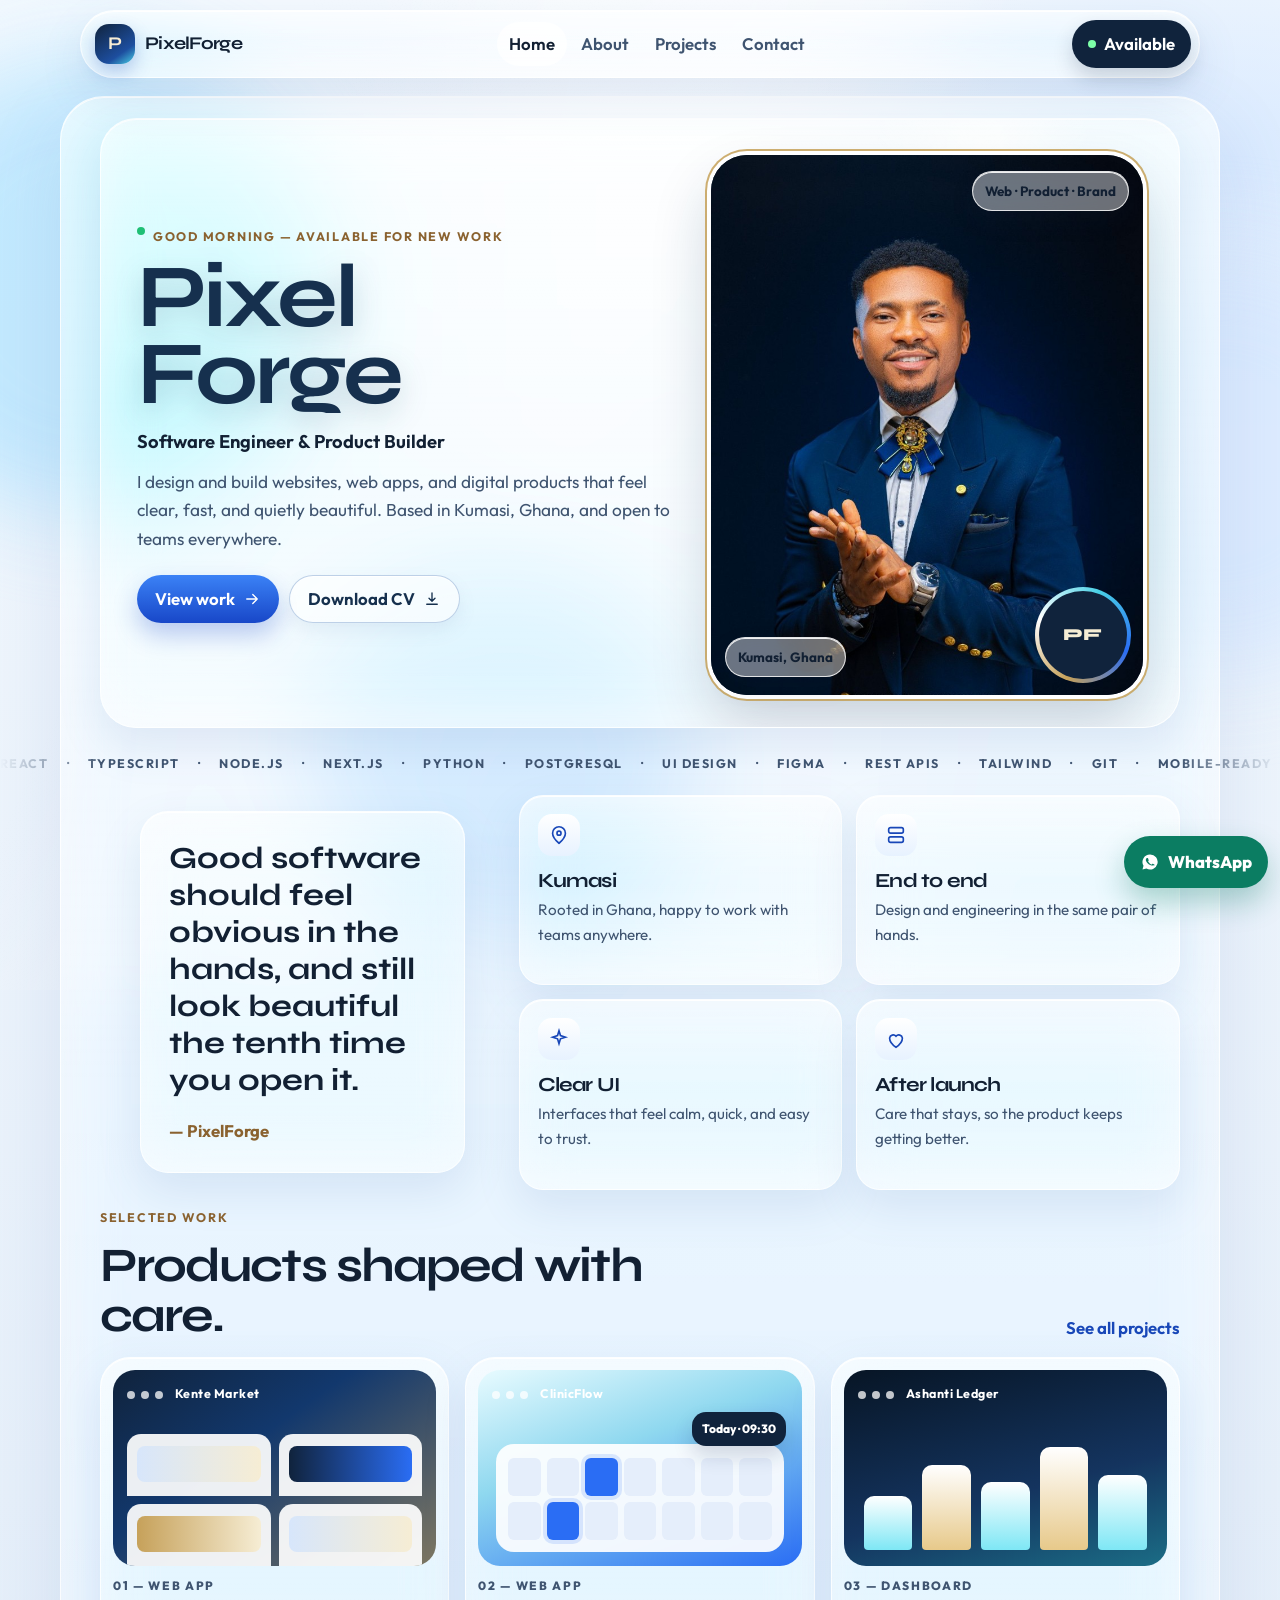
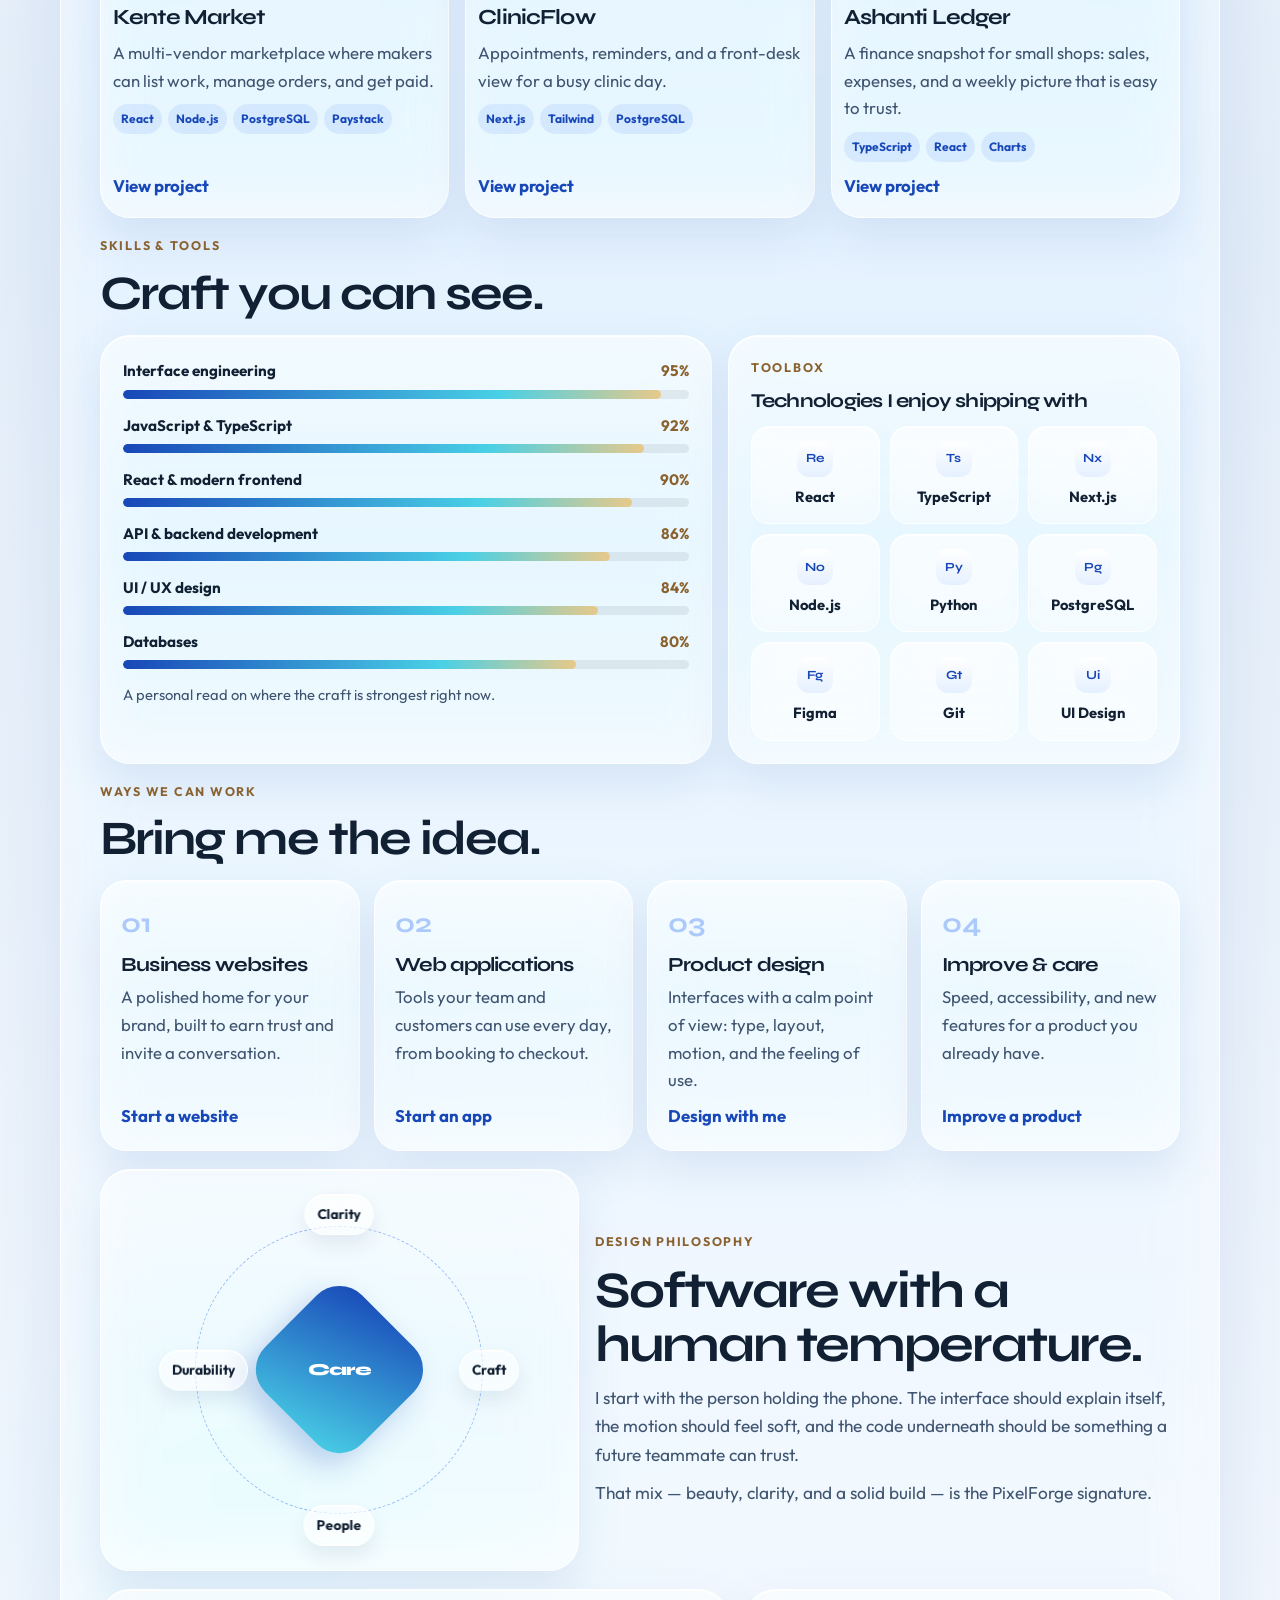
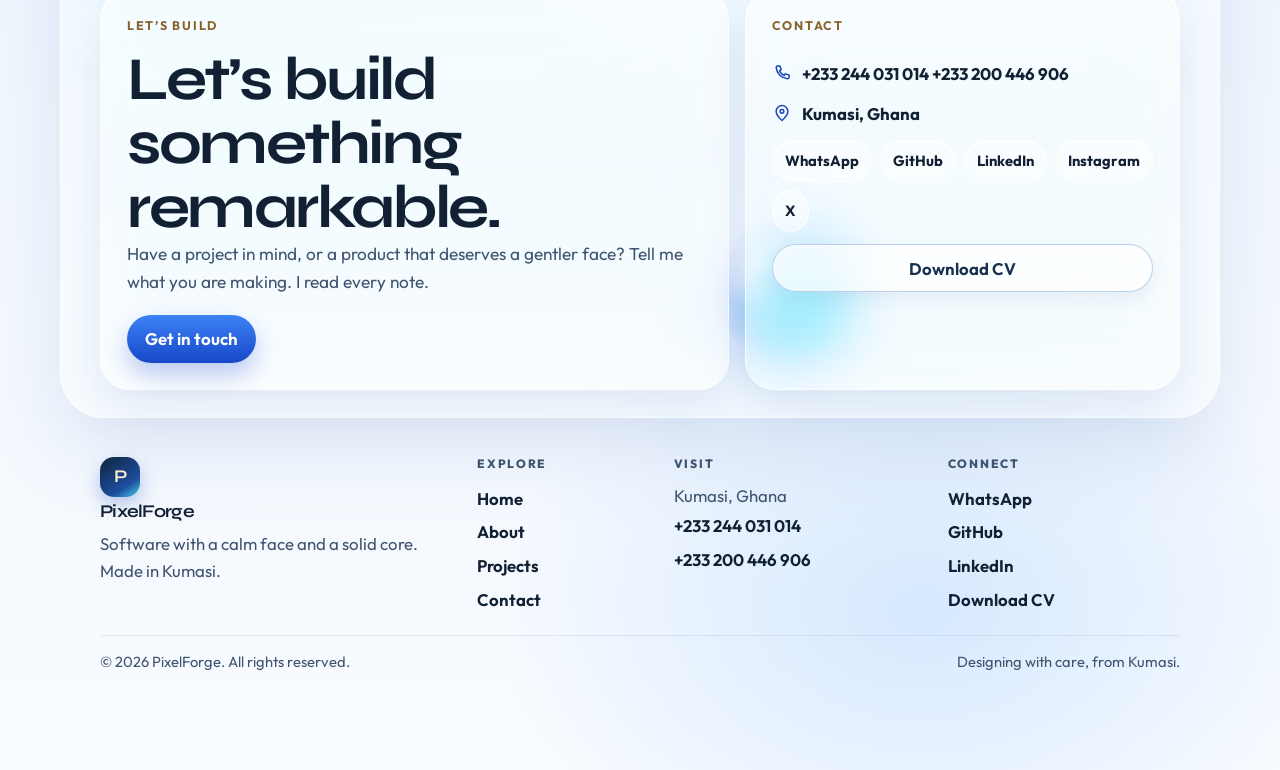
<file: index.html>
<!DOCTYPE html>
<html lang="en">
<head>
  <meta charset="UTF-8">
  <meta name="viewport" content="width=device-width, initial-scale=1, viewport-fit=cover">
  <title>PixelForge — Software Engineer in Kumasi</title>
  <meta name="description" content="PixelForge is a software engineer in Kumasi, Ghana, designing and building beautiful websites, web apps, and digital products.">
  <meta name="theme-color" content="#e7f0fa">
  <link rel="icon" href="assets/favicon.svg" type="image/svg+xml">
  <script>document.documentElement.classList.add("js");</script>
  <link rel="preconnect" href="https://fonts.googleapis.com">
  <link rel="preconnect" href="https://fonts.gstatic.com" crossorigin>
  <link href="https://fonts.googleapis.com/css2?family=Outfit:wght@300;400;500;600;700&family=Syne:wght@600;700;800&display=swap" rel="stylesheet">
  <link rel="stylesheet" href="css/styles.css">
  <link rel="preload" as="image" href="assets/portrait.jpg">
  <script type="application/ld+json">
  {
    "@context": "https://schema.org",
    "@type": "ProfessionalService",
    "name": "PixelForge",
    "description": "Software engineer in Kumasi, Ghana, designing and building websites, web apps, and digital products.",
    "telephone": ["+233244031014", "+233200446906"],
    "address": { "@type": "PostalAddress", "addressLocality": "Kumasi", "addressCountry": "GH" },
    "areaServed": "Ghana"
  }
  </script>
</head>
<body>
  <div class="aurora" aria-hidden="true"><span></span><span></span><span></span></div>
  <div class="cursor-glow" aria-hidden="true"></div>
  <a class="skip" href="#content">Skip to content</a>
  <header class="site-header">
    <div class="header-bar glass">
      <a class="logo" href="index.html" aria-label="PixelForge, home">
        <span class="logo-mark" aria-hidden="true">P</span>
        <span class="logo-word">PixelForge</span>
      </a>
      <nav class="nav-links" aria-label="Primary">
        <a href="index.html" aria-current="page">Home</a>
        <a href="about.html">About</a>
        <a href="projects.html">Projects</a>
        <a href="contact.html">Contact</a>
      </nav>
      <a class="btn btn-nav" href="contact.html"><span class="pulse" aria-hidden="true"></span> Available</a>
      <button class="nav-toggle" type="button" aria-expanded="false" aria-controls="nav-panel">
        <span class="sr-only">Open menu</span>
        <span class="burger" aria-hidden="true"></span>
      </button>
    </div>
    <nav id="nav-panel" class="nav-panel glass" aria-label="Mobile">
      <a href="index.html" aria-current="page">Home</a>
      <a href="about.html">About</a>
      <a href="projects.html">Projects</a>
      <a href="contact.html">Contact</a>
      <a class="btn btn-primary" href="contact.html">Available for work</a>
    </nav>
  </header>

  <main id="content">
    <section class="wrap">
      <div class="hero-card glass">
        <div class="hero-copy">
          <p class="eyebrow"><span class="pulse" aria-hidden="true"></span><span><span data-greeting>Hello</span> — available for new work</span></p>
          <h1 class="wordmark"><span class="metal">Pixel</span><span class="metal">Forge</span></h1>
          <p class="role">Software Engineer &amp; Product Builder</p>
          <p class="lede">I design and build websites, web apps, and digital products that feel clear, fast, and quietly beautiful. Based in Kumasi, Ghana, and open to teams everywhere.</p>
          <div class="hero-actions">
            <a class="btn btn-primary" href="projects.html">View work <svg viewBox="0 0 24 24" fill="none" stroke="currentColor" stroke-width="1.8" aria-hidden="true"><path d="M5 12h14M13 6l6 6-6 6" stroke-linecap="round" stroke-linejoin="round"/></svg></a>
            <a class="btn btn-ghost" href="assets/PixelForge-CV.pdf" download="PixelForge-CV.pdf">Download CV <svg viewBox="0 0 24 24" fill="none" stroke="currentColor" stroke-width="1.8" aria-hidden="true"><path d="M12 4v11m0 0 4-4m-4 4-4-4M5 19h14" stroke-linecap="round" stroke-linejoin="round"/></svg></a>
          </div>
        </div>
        <div class="portrait">
          <div class="frame">
            <img src="assets/portrait.jpg" width="767" height="1024" alt="PixelForge, a software engineer in Kumasi, smiling in a navy suit with gold buttons">
          </div>
          <p class="chip chip-a">Kumasi, Ghana</p>
          <p class="chip chip-b">Web · Product · Brand</p>
          <div class="seal" aria-hidden="true"><span>PF</span></div>
        </div>
      </div>
    </section>

    <div class="marquee" aria-hidden="true">
      <div class="marquee-track">
        <span>React</span><span>·</span><span>TypeScript</span><span>·</span><span>Node.js</span><span>·</span><span>Next.js</span><span>·</span><span>Python</span><span>·</span><span>PostgreSQL</span><span>·</span><span>UI Design</span><span>·</span><span>Figma</span><span>·</span><span>REST APIs</span><span>·</span><span>Tailwind</span><span>·</span><span>Git</span><span>·</span><span>Mobile-ready</span><span>·</span>
        <span>React</span><span>·</span><span>TypeScript</span><span>·</span><span>Node.js</span><span>·</span><span>Next.js</span><span>·</span><span>Python</span><span>·</span><span>PostgreSQL</span><span>·</span><span>UI Design</span><span>·</span><span>Figma</span><span>·</span><span>REST APIs</span><span>·</span><span>Tailwind</span><span>·</span><span>Git</span><span>·</span><span>Mobile-ready</span><span>·</span>
      </div>
    </div>

    <section class="wrap section highlights" aria-label="Highlights">
      <blockquote class="quote glass reveal">
        <p>Good software should feel obvious in the hands, and still look beautiful the tenth time you open it.</p>
        <footer>— PixelForge</footer>
      </blockquote>
      <article class="stat glass reveal" style="--d:1">
        <span class="stat-icon" aria-hidden="true"><svg viewBox="0 0 24 24" fill="none" stroke="currentColor" stroke-width="1.8"><path d="M12 21s7-6 7-11a7 7 0 1 0-14 0c0 5 7 11 7 11z"/><circle cx="12" cy="10" r="2.2"/></svg></span>
        <h3>Kumasi</h3>
        <p>Rooted in Ghana, happy to work with teams anywhere.</p>
      </article>
      <article class="stat glass reveal" style="--d:2">
        <span class="stat-icon" aria-hidden="true"><svg viewBox="0 0 24 24" fill="none" stroke="currentColor" stroke-width="1.8"><rect x="4" y="4" width="16" height="6" rx="2"/><rect x="4" y="14" width="16" height="6" rx="2"/></svg></span>
        <h3>End to end</h3>
        <p>Design and engineering in the same pair of hands.</p>
      </article>
      <article class="stat glass reveal" style="--d:3">
        <span class="stat-icon" aria-hidden="true"><svg viewBox="0 0 24 24" fill="none" stroke="currentColor" stroke-width="1.8"><path d="M12 3l1.6 5.2L19 10l-5.4 1.8L12 17l-1.6-5.2L5 10l5.4-1.8L12 3z"/></svg></span>
        <h3>Clear UI</h3>
        <p>Interfaces that feel calm, quick, and easy to trust.</p>
      </article>
      <article class="stat glass reveal" style="--d:4">
        <span class="stat-icon" aria-hidden="true"><svg viewBox="0 0 24 24" fill="none" stroke="currentColor" stroke-width="1.8"><path d="M12 21s-7-4.4-7-10a4 4 0 0 1 7-2 4 4 0 0 1 7 2c0 5.6-7 10-7 10z"/></svg></span>
        <h3>After launch</h3>
        <p>Care that stays, so the product keeps getting better.</p>
      </article>
    </section>

    <section class="wrap section" aria-labelledby="work-title">
      <div class="section-head">
        <div>
          <p class="eyebrow">Selected work</p>
          <h2 id="work-title">Products shaped with care.</h2>
        </div>
        <a class="text-link" href="projects.html">See all projects</a>
      </div>
      <div class="project-grid">
        <article class="project glass reveal">
          <div class="shot shot-market" aria-hidden="true">
            <div class="chrome"><i></i><i></i><i></i><b>Kente Market</b></div>
            <div class="tiles"><span></span><span></span><span></span><span></span></div>
          </div>
          <p class="kicker">01 — Web app</p>
          <h3>Kente Market</h3>
          <p>A multi-vendor marketplace where makers can list work, manage orders, and get paid.</p>
          <ul class="tags"><li>React</li><li>Node.js</li><li>PostgreSQL</li><li>Paystack</li></ul>
          <a class="project-link" href="projects.html#kente-market">View project</a>
        </article>
        <article class="project glass reveal" style="--d:1">
          <div class="shot shot-clinic" aria-hidden="true">
            <div class="chrome"><i></i><i></i><i></i><b>ClinicFlow</b></div>
            <p class="appt">Today · 09:30</p>
            <div class="calendar"><i></i><i></i><i class="on"></i><i></i><i></i><i></i><i></i><i></i><i class="on"></i><i></i><i></i><i></i><i></i><i></i></div>
          </div>
          <p class="kicker">02 — Web app</p>
          <h3>ClinicFlow</h3>
          <p>Appointments, reminders, and a front-desk view for a busy clinic day.</p>
          <ul class="tags"><li>Next.js</li><li>Tailwind</li><li>PostgreSQL</li></ul>
          <a class="project-link" href="projects.html#clinicflow">View project</a>
        </article>
        <article class="project glass reveal" style="--d:2">
          <div class="shot shot-ledger" aria-hidden="true">
            <div class="chrome"><i></i><i></i><i></i><b>Ashanti Ledger</b></div>
            <div class="chart"><span style="--h:46%"></span><span style="--h:72%"></span><span style="--h:58%"></span><span style="--h:88%"></span><span style="--h:64%"></span></div>
          </div>
          <p class="kicker">03 — Dashboard</p>
          <h3>Ashanti Ledger</h3>
          <p>A finance snapshot for small shops: sales, expenses, and a weekly picture that is easy to trust.</p>
          <ul class="tags"><li>TypeScript</li><li>React</li><li>Charts</li></ul>
          <a class="project-link" href="projects.html#ashanti-ledger">View project</a>
        </article>
      </div>
    </section>

    <section class="wrap section" aria-labelledby="skills-title">
      <div class="section-head">
        <div>
          <p class="eyebrow">Skills &amp; tools</p>
          <h2 id="skills-title">Craft you can see.</h2>
        </div>
      </div>
      <div class="skills-layout">
        <div class="skill-card glass reveal">
          <div class="skill"><div class="skill-top"><span>Interface engineering</span><span>95%</span></div><div class="bar" style="--level:95%"><span></span></div></div>
          <div class="skill"><div class="skill-top"><span>JavaScript &amp; TypeScript</span><span>92%</span></div><div class="bar" style="--level:92%"><span></span></div></div>
          <div class="skill"><div class="skill-top"><span>React &amp; modern frontend</span><span>90%</span></div><div class="bar" style="--level:90%"><span></span></div></div>
          <div class="skill"><div class="skill-top"><span>API &amp; backend development</span><span>86%</span></div><div class="bar" style="--level:86%"><span></span></div></div>
          <div class="skill"><div class="skill-top"><span>UI / UX design</span><span>84%</span></div><div class="bar" style="--level:84%"><span></span></div></div>
          <div class="skill"><div class="skill-top"><span>Databases</span><span>80%</span></div><div class="bar" style="--level:80%"><span></span></div></div>
          <p class="note">A personal read on where the craft is strongest right now.</p>
        </div>
        <div class="tech-card glass reveal" style="--d:1">
          <p class="eyebrow">Toolbox</p>
          <h3>Technologies I enjoy shipping with</h3>
          <ul class="tech-grid">
            <li><span>Re</span>React</li>
            <li><span>Ts</span>TypeScript</li>
            <li><span>Nx</span>Next.js</li>
            <li><span>No</span>Node.js</li>
            <li><span>Py</span>Python</li>
            <li><span>Pg</span>PostgreSQL</li>
            <li><span>Fg</span>Figma</li>
            <li><span>Gt</span>Git</li>
            <li><span>Ui</span>UI Design</li>
          </ul>
        </div>
      </div>
    </section>

    <section class="wrap section" aria-labelledby="services-title">
      <div class="section-head">
        <div>
          <p class="eyebrow">Ways we can work</p>
          <h2 id="services-title">Bring me the idea.</h2>
        </div>
      </div>
      <div class="services">
        <article class="service glass reveal">
          <strong>01</strong>
          <h3>Business websites</h3>
          <p>A polished home for your brand, built to earn trust and invite a conversation.</p>
          <a href="contact.html?interest=website">Start a website</a>
        </article>
        <article class="service glass reveal" style="--d:1">
          <strong>02</strong>
          <h3>Web applications</h3>
          <p>Tools your team and customers can use every day, from booking to checkout.</p>
          <a href="contact.html?interest=webapp">Start an app</a>
        </article>
        <article class="service glass reveal" style="--d:2">
          <strong>03</strong>
          <h3>Product design</h3>
          <p>Interfaces with a calm point of view: type, layout, motion, and the feeling of use.</p>
          <a href="contact.html?interest=website">Design with me</a>
        </article>
        <article class="service glass reveal" style="--d:3">
          <strong>04</strong>
          <h3>Improve &amp; care</h3>
          <p>Speed, accessibility, and new features for a product you already have.</p>
          <a href="contact.html?interest=care">Improve a product</a>
        </article>
      </div>
    </section>

    <section class="wrap section philosophy" aria-labelledby="philosophy-title">
      <div class="orbit-wrap glass reveal">
        <div class="orbit">
          <div class="orbit-ring" aria-hidden="true"></div>
          <div class="orbit-core"><span>Care</span></div>
          <span class="olabel l1">Clarity</span>
          <span class="olabel l2">Craft</span>
          <span class="olabel l3">People</span>
          <span class="olabel l4">Durability</span>
        </div>
      </div>
      <div class="philosophy-copy reveal" style="--d:1">
        <p class="eyebrow">Design philosophy</p>
        <h2 id="philosophy-title">Software with a human temperature.</h2>
        <p class="lede">I start with the person holding the phone. The interface should explain itself, the motion should feel soft, and the code underneath should be something a future teammate can trust.</p>
        <p class="lede">That mix — beauty, clarity, and a solid build — is the PixelForge signature.</p>
      </div>
    </section>

    <section class="wrap section band" aria-labelledby="cta-title">
      <div class="orb" aria-hidden="true"></div>
      <div class="band-copy glass reveal">
        <p class="eyebrow">Let’s build</p>
        <h2 id="cta-title">Let’s build something remarkable.</h2>
        <p class="lede">Have a project in mind, or a product that deserves a gentler face? Tell me what you are making. I read every note.</p>
        <a class="btn btn-primary" href="contact.html">Get in touch</a>
      </div>
      <div class="band-meta glass reveal" style="--d:1">
        <p class="eyebrow">Contact</p>
        <div class="meta-row">
          <svg viewBox="0 0 24 24" fill="none" stroke="currentColor" stroke-width="1.8" aria-hidden="true"><path d="M6.5 3.5h3L11 8l-2 1.5a12 12 0 0 0 5.5 5.5L16 13l4.5 1.5v3A2 2 0 0 1 18.5 19 15 15 0 0 1 5 5.5a2 2 0 0 1 1.5-2z"/></svg>
          <div>
            <a href="tel:+233244031014">+233 244 031 014</a>
            <a href="tel:+233200446906">+233 200 446 906</a>
          </div>
        </div>
        <div class="meta-row">
          <svg viewBox="0 0 24 24" fill="none" stroke="currentColor" stroke-width="1.8" aria-hidden="true"><path d="M12 21s7-6 7-11a7 7 0 1 0-14 0c0 5 7 11 7 11z"/><circle cx="12" cy="10" r="2.2"/></svg>
          <p class="place">Kumasi, Ghana</p>
        </div>
        <div class="socials">
          <a class="social" href="https://wa.me/233244031014" target="_blank" rel="noopener noreferrer">WhatsApp</a>
          <a class="social" href="https://github.com/" target="_blank" rel="noopener noreferrer">GitHub</a>
          <a class="social" href="https://www.linkedin.com/" target="_blank" rel="noopener noreferrer">LinkedIn</a>
          <a class="social" href="https://www.instagram.com/" target="_blank" rel="noopener noreferrer">Instagram</a>
          <a class="social" href="https://x.com/" target="_blank" rel="noopener noreferrer">X</a>
        </div>
        <a class="btn btn-ghost" href="assets/PixelForge-CV.pdf" download="PixelForge-CV.pdf">Download CV</a>
      </div>
    </section>
  </main>

  <footer class="site-footer">
    <div class="wrap footer-grid">
      <div>
        <a class="logo" href="index.html"><span class="logo-mark" aria-hidden="true">P</span><span class="logo-word">PixelForge</span></a>
        <p>Software with a calm face and a solid core. Made in Kumasi.</p>
      </div>
      <div>
        <p class="foot-label">Explore</p>
        <a href="index.html">Home</a>
        <a href="about.html">About</a>
        <a href="projects.html">Projects</a>
        <a href="contact.html">Contact</a>
      </div>
      <div>
        <p class="foot-label">Visit</p>
        <p>Kumasi, Ghana</p>
        <a href="tel:+233244031014">+233 244 031 014</a>
        <a href="tel:+233200446906">+233 200 446 906</a>
      </div>
      <div>
        <p class="foot-label">Connect</p>
        <a href="https://wa.me/233244031014" target="_blank" rel="noopener noreferrer">WhatsApp</a>
        <a href="https://github.com/" target="_blank" rel="noopener noreferrer">GitHub</a>
        <a href="https://www.linkedin.com/" target="_blank" rel="noopener noreferrer">LinkedIn</a>
        <a href="assets/PixelForge-CV.pdf" download="PixelForge-CV.pdf">Download CV</a>
      </div>
    </div>
    <div class="wrap footer-base">
      <p>© <span data-year>2026</span> PixelForge. All rights reserved.</p>
      <p>Designing with care, from Kumasi.</p>
    </div>
  </footer>
  <a class="wa-float" href="https://wa.me/233244031014" target="_blank" rel="noopener noreferrer" aria-label="Chat with PixelForge on WhatsApp">
    <svg viewBox="0 0 24 24" aria-hidden="true"><path fill="currentColor" d="M12 3a9 9 0 0 0-7.8 13.5L3 21l4.7-1.2A9 9 0 1 0 12 3zm5 12.2c-.2.6-1.2 1.1-1.7 1.1-.4 0-.9.1-1.5-.1-.4-.1-1-.3-1.7-.6-2.4-1-4-3.4-4.1-3.6s-1-1.3-1-2.5.6-1.8.9-2c.2-.2.5-.3.8-.3h.6c.2 0 .5.4.6 1.1.2.6.6 1.4.6 1.5 0 .2 0 .3-.2.5l-.4.5c-.1.2-.3.4-.1.7.2.4.9 1.4 1.9 2.2 1 .9 1.8 1.2 2.1 1.3.3.1.5 0 .6-.2l.5-.6c.2-.2.4-.2.6-.1l1.6.8c.2.1.4.2.4.4.1.3 0 .8-.2 1.2z"/></svg>
    <span>WhatsApp</span>
  </a>
  <script src="js/main.js"></script>
</body>
</html>
</file>
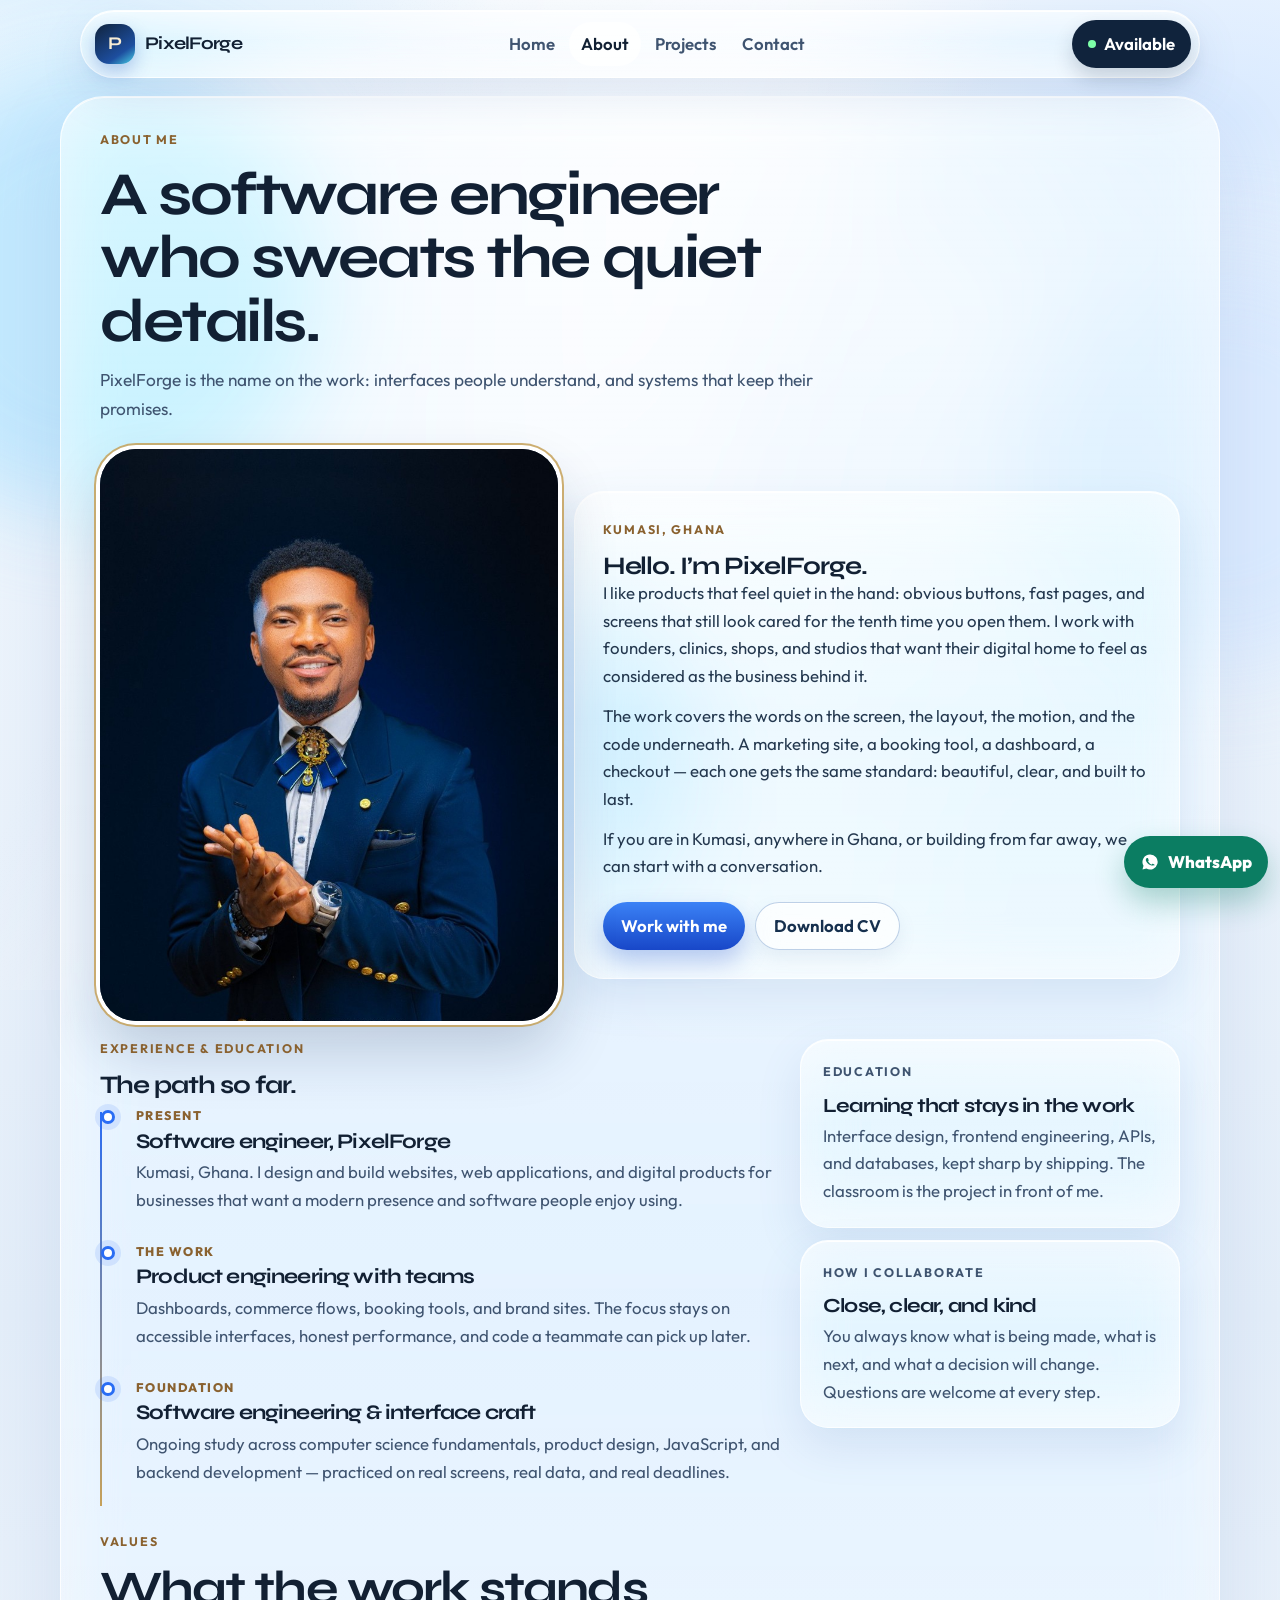
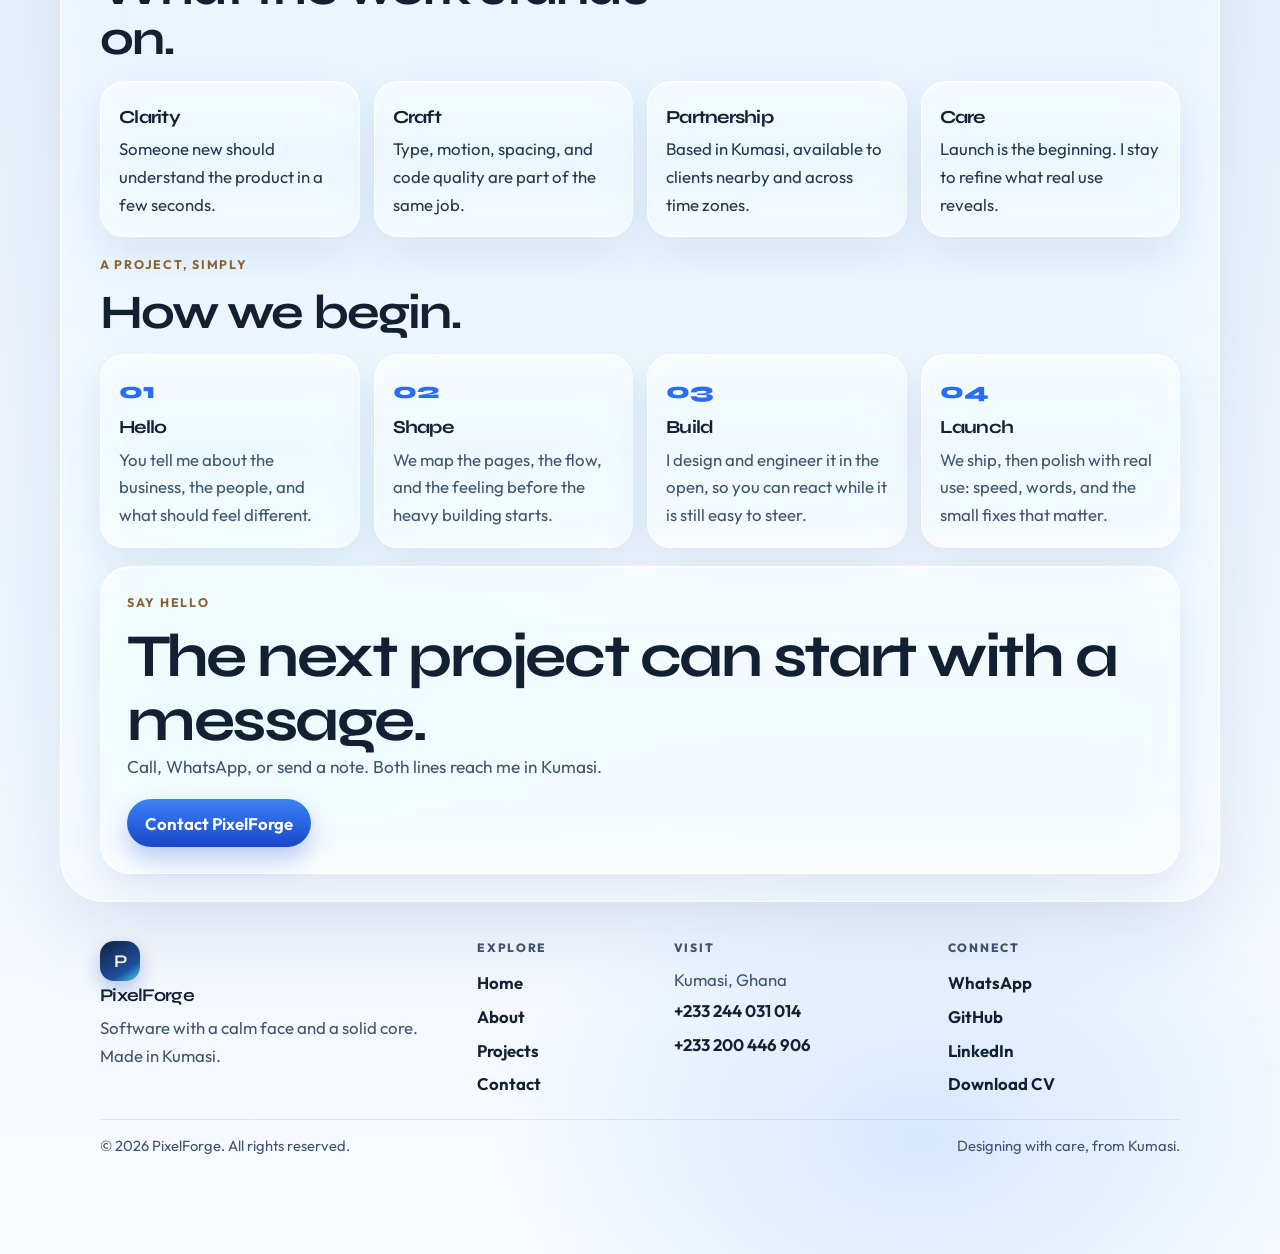
<file: about.html>
<!DOCTYPE html>
<html lang="en">
<head>
  <meta charset="UTF-8">
  <meta name="viewport" content="width=device-width, initial-scale=1, viewport-fit=cover">
  <title>About PixelForge — Software Engineer in Kumasi</title>
  <meta name="description" content="Meet PixelForge, a software engineer in Kumasi, Ghana. Read the story, the path, and how a project begins.">
  <meta name="theme-color" content="#e7f0fa">
  <link rel="icon" href="assets/favicon.svg" type="image/svg+xml">
  <script>document.documentElement.classList.add("js");</script>
  <link rel="preconnect" href="https://fonts.googleapis.com">
  <link rel="preconnect" href="https://fonts.gstatic.com" crossorigin>
  <link href="https://fonts.googleapis.com/css2?family=Outfit:wght@300;400;500;600;700&family=Syne:wght@600;700;800&display=swap" rel="stylesheet">
  <link rel="stylesheet" href="css/styles.css">
</head>
<body>
  <div class="aurora" aria-hidden="true"><span></span><span></span><span></span></div>
  <div class="cursor-glow" aria-hidden="true"></div>
  <a class="skip" href="#content">Skip to content</a>
  <header class="site-header">
    <div class="header-bar glass">
      <a class="logo" href="index.html" aria-label="PixelForge, home">
        <span class="logo-mark" aria-hidden="true">P</span>
        <span class="logo-word">PixelForge</span>
      </a>
      <nav class="nav-links" aria-label="Primary">
        <a href="index.html">Home</a>
        <a href="about.html" aria-current="page">About</a>
        <a href="projects.html">Projects</a>
        <a href="contact.html">Contact</a>
      </nav>
      <a class="btn btn-nav" href="contact.html"><span class="pulse" aria-hidden="true"></span> Available</a>
      <button class="nav-toggle" type="button" aria-expanded="false" aria-controls="nav-panel">
        <span class="sr-only">Open menu</span>
        <span class="burger" aria-hidden="true"></span>
      </button>
    </div>
    <nav id="nav-panel" class="nav-panel glass" aria-label="Mobile">
      <a href="index.html">Home</a>
      <a href="about.html" aria-current="page">About</a>
      <a href="projects.html">Projects</a>
      <a href="contact.html">Contact</a>
      <a class="btn btn-primary" href="contact.html">Available for work</a>
    </nav>
  </header>

  <main id="content">
    <header class="page-hero wrap">
      <p class="eyebrow">About me</p>
      <h1>A software engineer who sweats the quiet details.</h1>
      <p class="lede">PixelForge is the name on the work: interfaces people understand, and systems that keep their promises.</p>
    </header>

    <section class="wrap section about-grid">
      <div class="portrait static reveal">
        <div class="frame">
          <img src="assets/portrait.jpg" width="767" height="1024" alt="Portrait of PixelForge in a navy double-breasted suit">
        </div>
      </div>
      <div class="story glass reveal" style="--d:1">
        <p class="eyebrow">Kumasi, Ghana</p>
        <h2>Hello. I’m PixelForge.</h2>
        <p>I like products that feel quiet in the hand: obvious buttons, fast pages, and screens that still look cared for the tenth time you open them. I work with founders, clinics, shops, and studios that want their digital home to feel as considered as the business behind it.</p>
        <p>The work covers the words on the screen, the layout, the motion, and the code underneath. A marketing site, a booking tool, a dashboard, a checkout — each one gets the same standard: beautiful, clear, and built to last.</p>
        <p>If you are in Kumasi, anywhere in Ghana, or building from far away, we can start with a conversation.</p>
        <div class="hero-actions">
          <a class="btn btn-primary" href="contact.html">Work with me</a>
          <a class="btn btn-ghost" href="assets/PixelForge-CV.pdf" download="PixelForge-CV.pdf">Download CV</a>
        </div>
      </div>
    </section>

    <section class="wrap section split" aria-labelledby="path-title">
      <div class="reveal">
        <p class="eyebrow">Experience &amp; education</p>
        <h2 id="path-title">The path so far.</h2>
        <ol class="timeline">
          <li>
            <span class="when">Present</span>
            <h3>Software engineer, PixelForge</h3>
            <p>Kumasi, Ghana. I design and build websites, web applications, and digital products for businesses that want a modern presence and software people enjoy using.</p>
          </li>
          <li>
            <span class="when">The work</span>
            <h3>Product engineering with teams</h3>
            <p>Dashboards, commerce flows, booking tools, and brand sites. The focus stays on accessible interfaces, honest performance, and code a teammate can pick up later.</p>
          </li>
          <li>
            <span class="when">Foundation</span>
            <h3>Software engineering &amp; interface craft</h3>
            <p>Ongoing study across computer science fundamentals, product design, JavaScript, and backend development — practiced on real screens, real data, and real deadlines.</p>
          </li>
        </ol>
      </div>
      <div>
        <article class="edu glass reveal" style="--d:1">
          <p class="eyebrow">Education</p>
          <h3>Learning that stays in the work</h3>
          <p>Interface design, frontend engineering, APIs, and databases, kept sharp by shipping. The classroom is the project in front of me.</p>
        </article>
        <article class="edu glass reveal" style="--d:2">
          <p class="eyebrow">How I collaborate</p>
          <h3>Close, clear, and kind</h3>
          <p>You always know what is being made, what is next, and what a decision will change. Questions are welcome at every step.</p>
        </article>
      </div>
    </section>

    <section class="wrap section" aria-labelledby="values-title">
      <div class="section-head">
        <div>
          <p class="eyebrow">Values</p>
          <h2 id="values-title">What the work stands on.</h2>
        </div>
      </div>
      <div class="values">
        <article class="value glass reveal"><h3>Clarity</h3><p>Someone new should understand the product in a few seconds.</p></article>
        <article class="value glass reveal" style="--d:1"><h3>Craft</h3><p>Type, motion, spacing, and code quality are part of the same job.</p></article>
        <article class="value glass reveal" style="--d:2"><h3>Partnership</h3><p>Based in Kumasi, available to clients nearby and across time zones.</p></article>
        <article class="value glass reveal" style="--d:3"><h3>Care</h3><p>Launch is the beginning. I stay to refine what real use reveals.</p></article>
      </div>
    </section>

    <section class="wrap section" aria-labelledby="steps-title">
      <div class="section-head">
        <div>
          <p class="eyebrow">A project, simply</p>
          <h2 id="steps-title">How we begin.</h2>
        </div>
      </div>
      <div class="steps">
        <article class="step glass reveal"><span>01</span><h3>Hello</h3><p>You tell me about the business, the people, and what should feel different.</p></article>
        <article class="step glass reveal" style="--d:1"><span>02</span><h3>Shape</h3><p>We map the pages, the flow, and the feeling before the heavy building starts.</p></article>
        <article class="step glass reveal" style="--d:2"><span>03</span><h3>Build</h3><p>I design and engineer it in the open, so you can react while it is still easy to steer.</p></article>
        <article class="step glass reveal" style="--d:3"><span>04</span><h3>Launch</h3><p>We ship, then polish with real use: speed, words, and the small fixes that matter.</p></article>
      </div>
    </section>

    <section class="wrap section">
      <div class="band-copy glass reveal cta-panel">
        <p class="eyebrow">Say hello</p>
        <h2>The next project can start with a message.</h2>
        <p class="lede">Call, WhatsApp, or send a note. Both lines reach me in Kumasi.</p>
        <a class="btn btn-primary" href="contact.html">Contact PixelForge</a>
      </div>
    </section>
  </main>

  <footer class="site-footer">
    <div class="wrap footer-grid">
      <div>
        <a class="logo" href="index.html"><span class="logo-mark" aria-hidden="true">P</span><span class="logo-word">PixelForge</span></a>
        <p>Software with a calm face and a solid core. Made in Kumasi.</p>
      </div>
      <div>
        <p class="foot-label">Explore</p>
        <a href="index.html">Home</a>
        <a href="about.html">About</a>
        <a href="projects.html">Projects</a>
        <a href="contact.html">Contact</a>
      </div>
      <div>
        <p class="foot-label">Visit</p>
        <p>Kumasi, Ghana</p>
        <a href="tel:+233244031014">+233 244 031 014</a>
        <a href="tel:+233200446906">+233 200 446 906</a>
      </div>
      <div>
        <p class="foot-label">Connect</p>
        <a href="https://wa.me/233244031014" target="_blank" rel="noopener noreferrer">WhatsApp</a>
        <a href="https://github.com/" target="_blank" rel="noopener noreferrer">GitHub</a>
        <a href="https://www.linkedin.com/" target="_blank" rel="noopener noreferrer">LinkedIn</a>
        <a href="assets/PixelForge-CV.pdf" download="PixelForge-CV.pdf">Download CV</a>
      </div>
    </div>
    <div class="wrap footer-base">
      <p>© <span data-year>2026</span> PixelForge. All rights reserved.</p>
      <p>Designing with care, from Kumasi.</p>
    </div>
  </footer>
  <a class="wa-float" href="https://wa.me/233244031014" target="_blank" rel="noopener noreferrer" aria-label="Chat with PixelForge on WhatsApp">
    <svg viewBox="0 0 24 24" aria-hidden="true"><path fill="currentColor" d="M12 3a9 9 0 0 0-7.8 13.5L3 21l4.7-1.2A9 9 0 1 0 12 3zm5 12.2c-.2.6-1.2 1.1-1.7 1.1-.4 0-.9.1-1.5-.1-.4-.1-1-.3-1.7-.6-2.4-1-4-3.4-4.1-3.6s-1-1.3-1-2.5.6-1.8.9-2c.2-.2.5-.3.8-.3h.6c.2 0 .5.4.6 1.1.2.6.6 1.4.6 1.5 0 .2 0 .3-.2.5l-.4.5c-.1.2-.3.4-.1.7.2.4.9 1.4 1.9 2.2 1 .9 1.8 1.2 2.1 1.3.3.1.5 0 .6-.2l.5-.6c.2-.2.4-.2.6-.1l1.6.8c.2.1.4.2.4.4.1.3 0 .8-.2 1.2z"/></svg>
    <span>WhatsApp</span>
  </a>
  <script src="js/main.js"></script>
</body>
</html>
</file>
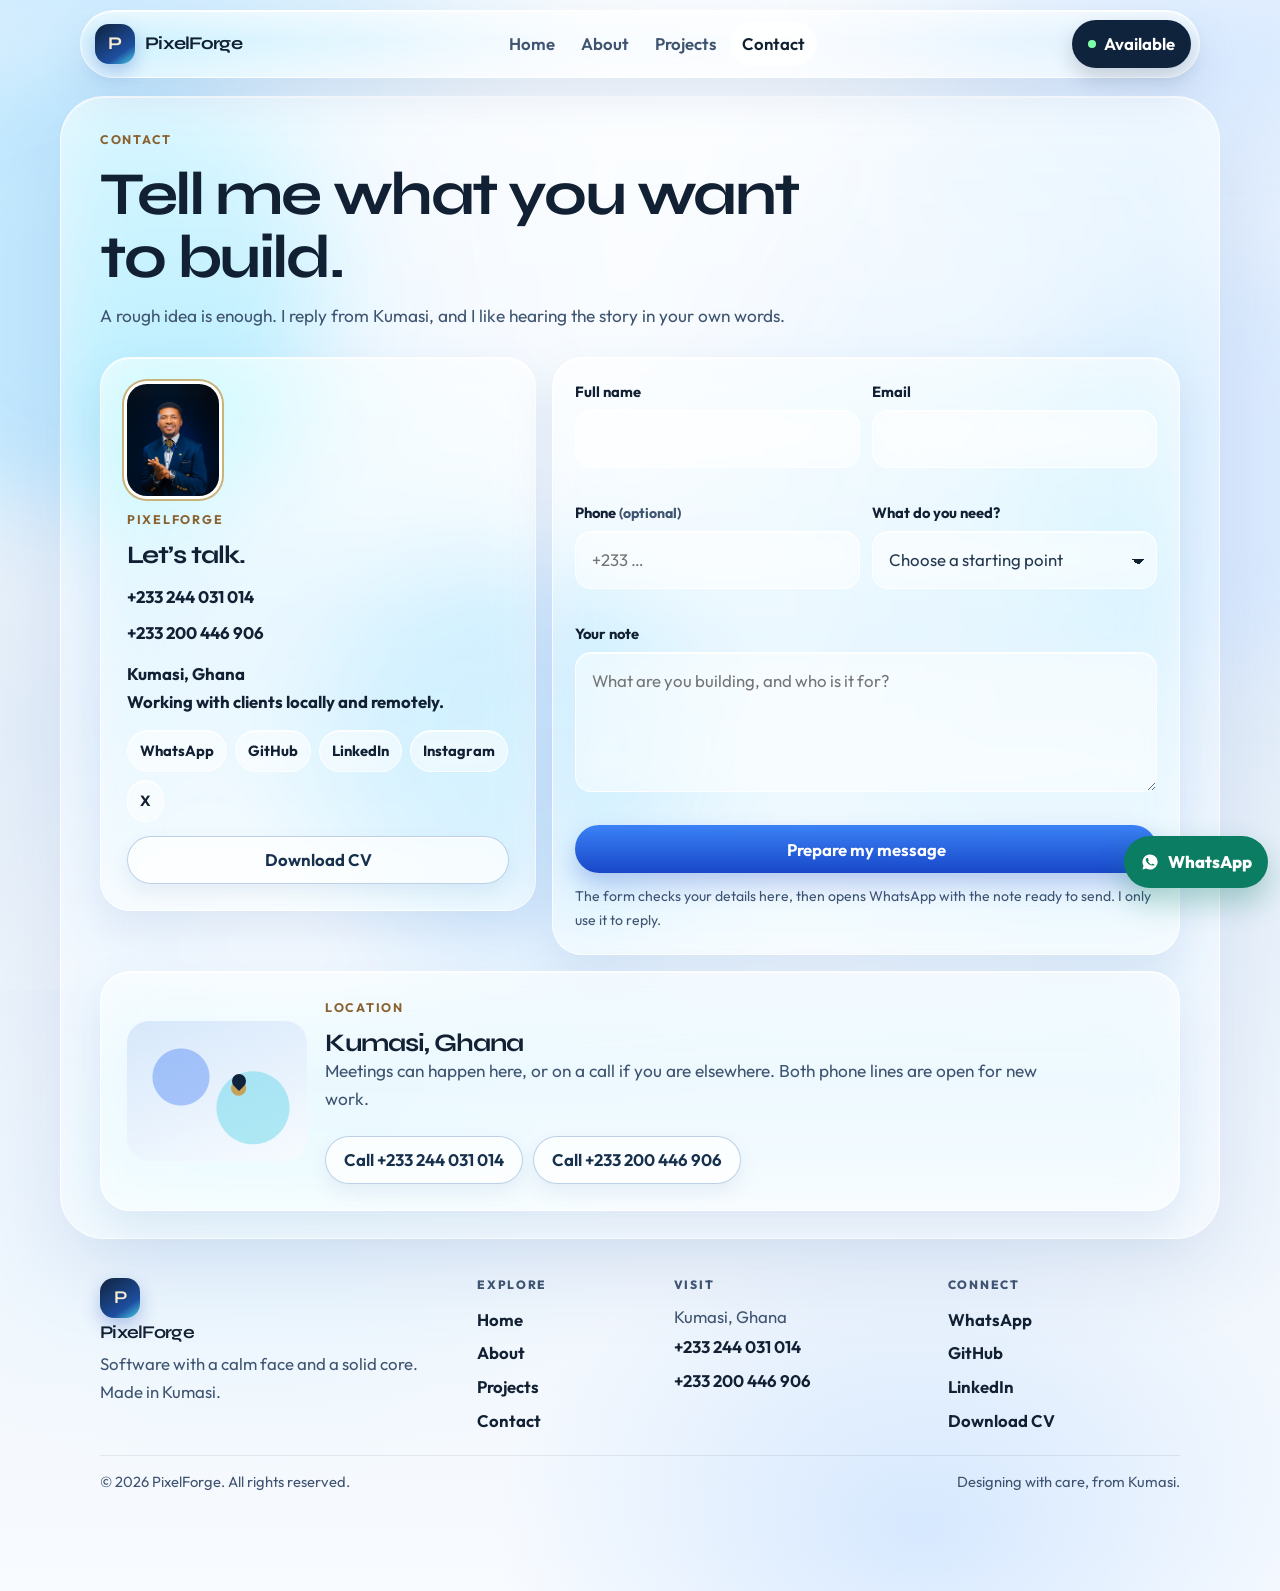
<file: contact.html>
<!DOCTYPE html>
<html lang="en">
<head>
  <meta charset="UTF-8">
  <meta name="viewport" content="width=device-width, initial-scale=1, viewport-fit=cover">
  <title>Contact PixelForge — Kumasi, Ghana</title>
  <meta name="description" content="Contact PixelForge in Kumasi, Ghana. Call +233 244 031 014 or +233 200 446 906, or send a project note on WhatsApp.">
  <meta name="theme-color" content="#e7f0fa">
  <link rel="icon" href="assets/favicon.svg" type="image/svg+xml">
  <script>document.documentElement.classList.add("js");</script>
  <link rel="preconnect" href="https://fonts.googleapis.com">
  <link rel="preconnect" href="https://fonts.gstatic.com" crossorigin>
  <link href="https://fonts.googleapis.com/css2?family=Outfit:wght@300;400;500;600;700&family=Syne:wght@600;700;800&display=swap" rel="stylesheet">
  <link rel="stylesheet" href="css/styles.css">
</head>
<body>
  <div class="aurora" aria-hidden="true"><span></span><span></span><span></span></div>
  <div class="cursor-glow" aria-hidden="true"></div>
  <a class="skip" href="#content">Skip to content</a>
  <header class="site-header">
    <div class="header-bar glass">
      <a class="logo" href="index.html" aria-label="PixelForge, home">
        <span class="logo-mark" aria-hidden="true">P</span>
        <span class="logo-word">PixelForge</span>
      </a>
      <nav class="nav-links" aria-label="Primary">
        <a href="index.html">Home</a>
        <a href="about.html">About</a>
        <a href="projects.html">Projects</a>
        <a href="contact.html" aria-current="page">Contact</a>
      </nav>
      <a class="btn btn-nav" href="contact.html"><span class="pulse" aria-hidden="true"></span> Available</a>
      <button class="nav-toggle" type="button" aria-expanded="false" aria-controls="nav-panel">
        <span class="sr-only">Open menu</span>
        <span class="burger" aria-hidden="true"></span>
      </button>
    </div>
    <nav id="nav-panel" class="nav-panel glass" aria-label="Mobile">
      <a href="index.html">Home</a>
      <a href="about.html">About</a>
      <a href="projects.html">Projects</a>
      <a href="contact.html" aria-current="page">Contact</a>
      <a class="btn btn-primary" href="contact.html">Available for work</a>
    </nav>
  </header>

  <main id="content">
    <header class="page-hero wrap">
      <p class="eyebrow">Contact</p>
      <h1>Tell me what you want to build.</h1>
      <p class="lede">A rough idea is enough. I reply from Kumasi, and I like hearing the story in your own words.</p>
    </header>

    <section class="wrap section contact-grid" aria-labelledby="form-title">
      <aside class="info-card glass reveal">
        <img class="mini-portrait" src="assets/portrait.jpg" width="767" height="1024" alt="PixelForge">
        <div>
          <p class="eyebrow">PixelForge</p>
          <h2 id="form-title">Let’s talk.</h2>
        </div>
        <div class="phones">
          <a href="tel:+233244031014">+233 244 031 014</a>
          <a href="tel:+233200446906">+233 200 446 906</a>
        </div>
        <p class="place">Kumasi, Ghana<br>Working with clients locally and remotely.</p>
        <div class="socials">
          <a class="social" href="https://wa.me/233244031014" target="_blank" rel="noopener noreferrer">WhatsApp</a>
          <a class="social" href="https://github.com/" target="_blank" rel="noopener noreferrer">GitHub</a>
          <a class="social" href="https://www.linkedin.com/" target="_blank" rel="noopener noreferrer">LinkedIn</a>
          <a class="social" href="https://www.instagram.com/" target="_blank" rel="noopener noreferrer">Instagram</a>
          <a class="social" href="https://x.com/" target="_blank" rel="noopener noreferrer">X</a>
        </div>
        <a class="btn btn-ghost" href="assets/PixelForge-CV.pdf" download="PixelForge-CV.pdf">Download CV</a>
      </aside>

      <div>
        <noscript>
          <p class="noscript">JavaScript is off, so the form check is resting. Call or WhatsApp PixelForge directly on +233 244 031 014 or +233 200 446 906.</p>
        </noscript>
        <form class="contact-form glass" id="contact-form" action="contact.html" method="post" novalidate>
          <div class="form-row">
            <div class="field">
              <label for="name">Full name</label>
              <input id="name" name="name" type="text" autocomplete="name" maxlength="80" required aria-describedby="name-error">
              <p class="error" id="name-error"></p>
            </div>
            <div class="field">
              <label for="email">Email</label>
              <input id="email" name="email" type="email" autocomplete="email" maxlength="120" required aria-describedby="email-error">
              <p class="error" id="email-error"></p>
            </div>
          </div>
          <div class="form-row">
            <div class="field">
              <label for="phone">Phone <span class="fine">(optional)</span></label>
              <input id="phone" name="phone" type="tel" autocomplete="tel" maxlength="30" aria-describedby="phone-error" placeholder="+233 …">
              <p class="error" id="phone-error"></p>
            </div>
            <div class="field">
              <label for="interest">What do you need?</label>
              <select id="interest" name="interest" required aria-describedby="interest-error">
                <option value="">Choose a starting point</option>
                <option value="website">A business website</option>
                <option value="webapp">A web application</option>
                <option value="dashboard">A dashboard or internal tool</option>
                <option value="mobile">A mobile-ready product</option>
                <option value="care">Improve something I already have</option>
                <option value="unsure">Not sure yet — let’s talk</option>
              </select>
              <p class="error" id="interest-error"></p>
            </div>
          </div>
          <div class="field">
            <label for="message">Your note</label>
            <textarea id="message" name="message" maxlength="1000" required aria-describedby="message-error" placeholder="What are you building, and who is it for?"></textarea>
            <p class="error" id="message-error"></p>
          </div>
          <div class="hp" aria-hidden="true">
            <label for="website">Website</label>
            <input id="website" name="website" type="text" tabindex="-1" autocomplete="off">
          </div>
          <button class="btn btn-primary" type="submit">Prepare my message</button>
          <p class="fine">The form checks your details here, then opens WhatsApp with the note ready to send. I only use it to reply.</p>
        </form>

        <div class="success-card glass" id="success-card" tabindex="-1" hidden>
          <div class="check" aria-hidden="true">
            <svg viewBox="0 0 24 24" fill="none" stroke="currentColor" stroke-width="2.2">
              <circle cx="12" cy="12" r="9"></circle>
              <path class="tick" d="M8 12.5l2.5 2.5L16.5 9" stroke-linecap="round" stroke-linejoin="round"></path>
            </svg>
          </div>
          <h2>Your note is ready.</h2>
          <p class="lede">Send it on WhatsApp and I’ll reply personally. You can still edit anything before it goes.</p>
          <pre class="preview" id="message-preview"></pre>
          <div class="success-actions">
            <a class="btn btn-primary" id="send-whatsapp" href="https://wa.me/233244031014" target="_blank" rel="noopener noreferrer">Send on WhatsApp</a>
            <button class="btn btn-ghost" id="edit-message" type="button">Edit message</button>
          </div>
        </div>
      </div>
    </section>

    <section class="wrap">
      <div class="map-card glass reveal">
        <div class="map-art" role="img" aria-label="Stylized map pin for Kumasi, Ghana"></div>
        <div>
          <p class="eyebrow">Location</p>
          <h2>Kumasi, Ghana</h2>
          <p class="lede">Meetings can happen here, or on a call if you are elsewhere. Both phone lines are open for new work.</p>
          <div class="hero-actions">
            <a class="btn btn-ghost" href="tel:+233244031014">Call +233 244 031 014</a>
            <a class="btn btn-ghost" href="tel:+233200446906">Call +233 200 446 906</a>
          </div>
        </div>
      </div>
    </section>
  </main>

  <footer class="site-footer">
    <div class="wrap footer-grid">
      <div>
        <a class="logo" href="index.html"><span class="logo-mark" aria-hidden="true">P</span><span class="logo-word">PixelForge</span></a>
        <p>Software with a calm face and a solid core. Made in Kumasi.</p>
      </div>
      <div>
        <p class="foot-label">Explore</p>
        <a href="index.html">Home</a>
        <a href="about.html">About</a>
        <a href="projects.html">Projects</a>
        <a href="contact.html">Contact</a>
      </div>
      <div>
        <p class="foot-label">Visit</p>
        <p>Kumasi, Ghana</p>
        <a href="tel:+233244031014">+233 244 031 014</a>
        <a href="tel:+233200446906">+233 200 446 906</a>
      </div>
      <div>
        <p class="foot-label">Connect</p>
        <a href="https://wa.me/233244031014" target="_blank" rel="noopener noreferrer">WhatsApp</a>
        <a href="https://github.com/" target="_blank" rel="noopener noreferrer">GitHub</a>
        <a href="https://www.linkedin.com/" target="_blank" rel="noopener noreferrer">LinkedIn</a>
        <a href="assets/PixelForge-CV.pdf" download="PixelForge-CV.pdf">Download CV</a>
      </div>
    </div>
    <div class="wrap footer-base">
      <p>© <span data-year>2026</span> PixelForge. All rights reserved.</p>
      <p>Designing with care, from Kumasi.</p>
    </div>
  </footer>
  <a class="wa-float" href="https://wa.me/233244031014" target="_blank" rel="noopener noreferrer" aria-label="Chat with PixelForge on WhatsApp">
    <svg viewBox="0 0 24 24" aria-hidden="true"><path fill="currentColor" d="M12 3a9 9 0 0 0-7.8 13.5L3 21l4.7-1.2A9 9 0 1 0 12 3zm5 12.2c-.2.6-1.2 1.1-1.7 1.1-.4 0-.9.1-1.5-.1-.4-.1-1-.3-1.7-.6-2.4-1-4-3.4-4.1-3.6s-1-1.3-1-2.5.6-1.8.9-2c.2-.2.5-.3.8-.3h.6c.2 0 .5.4.6 1.1.2.6.6 1.4.6 1.5 0 .2 0 .3-.2.5l-.4.5c-.1.2-.3.4-.1.7.2.4.9 1.4 1.9 2.2 1 .9 1.8 1.2 2.1 1.3.3.1.5 0 .6-.2l.5-.6c.2-.2.4-.2.6-.1l1.6.8c.2.1.4.2.4.4.1.3 0 .8-.2 1.2z"/></svg>
    <span>WhatsApp</span>
  </a>
  <script src="js/main.js"></script>
</body>
</html>
</file>
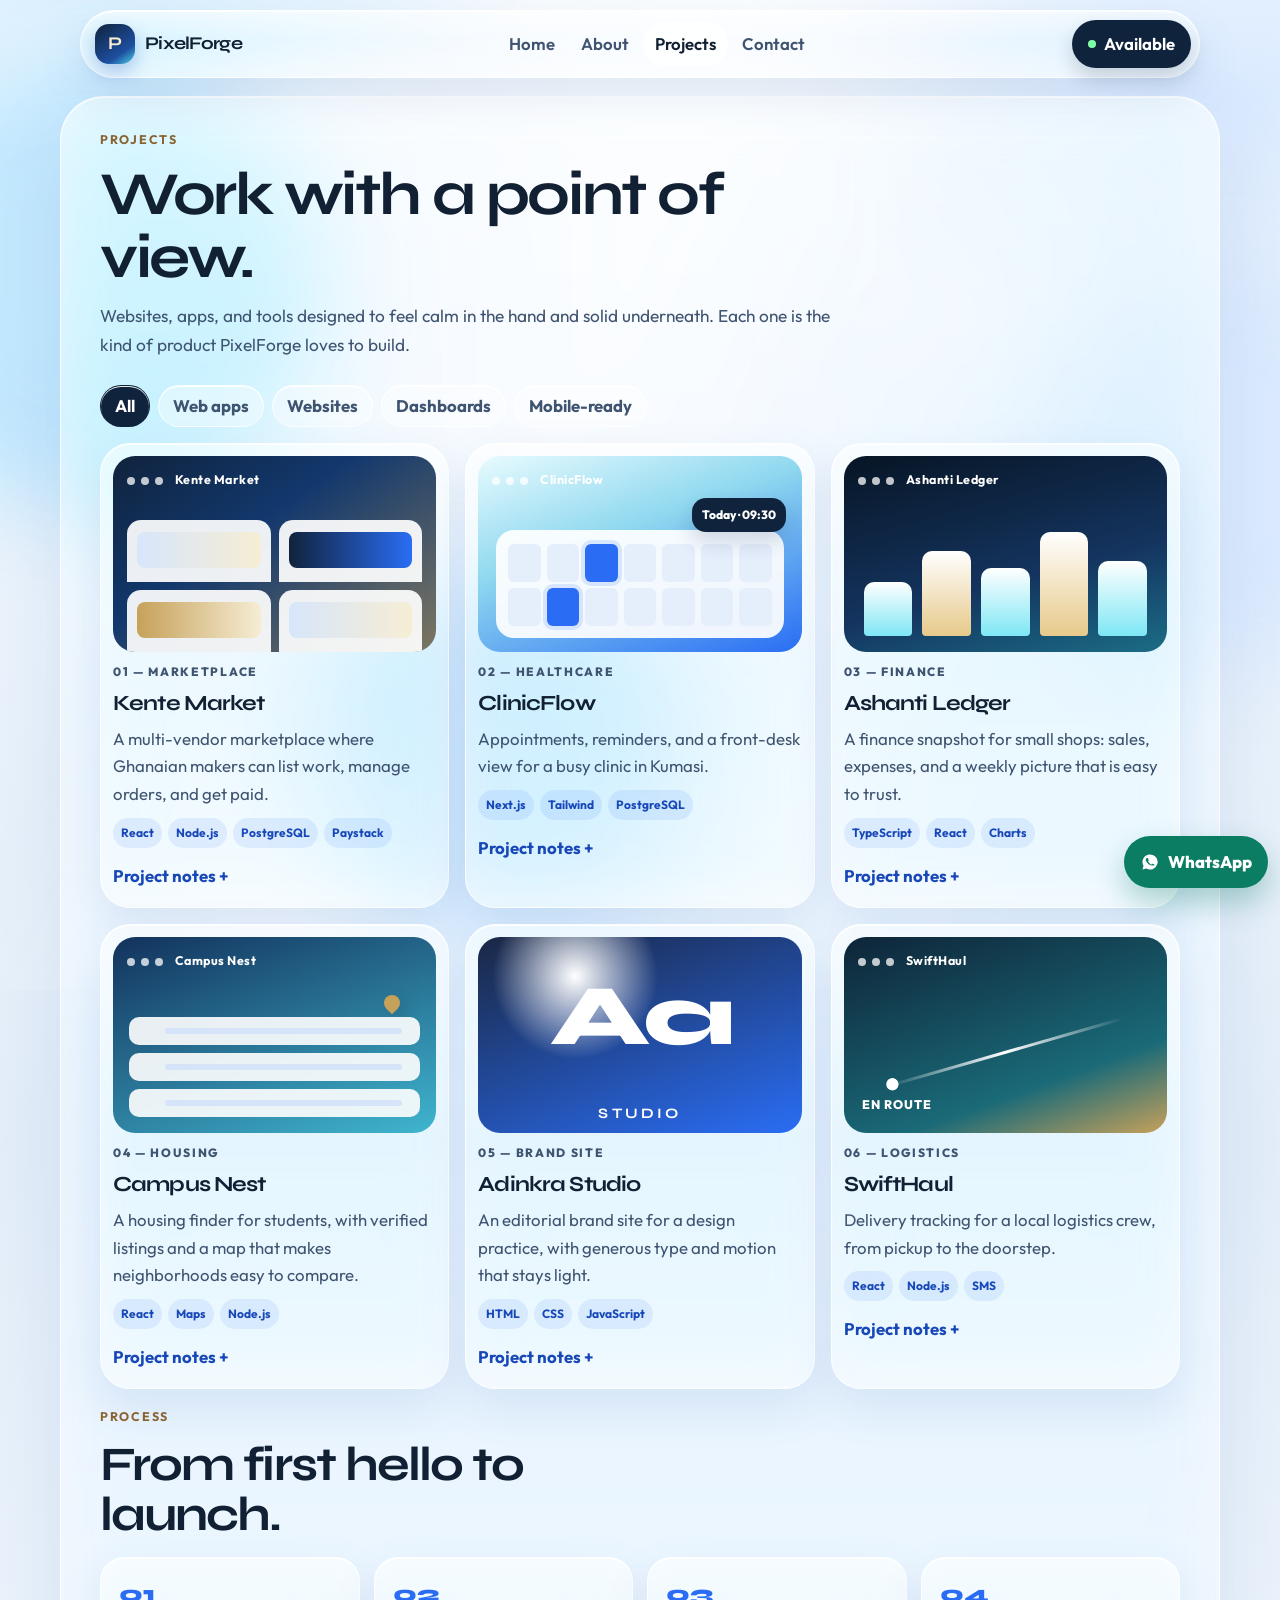
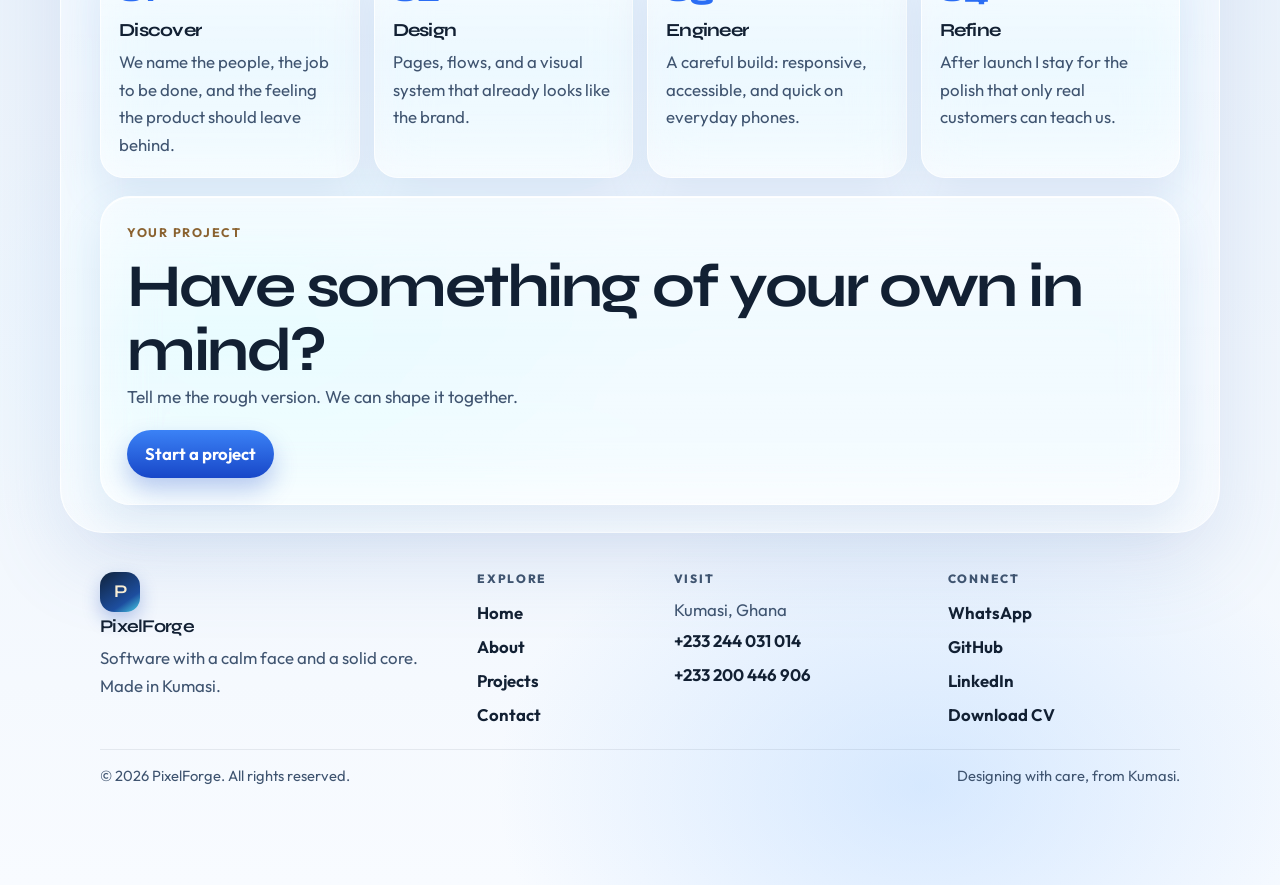
<file: projects.html>
<!DOCTYPE html>
<html lang="en">
<head>
  <meta charset="UTF-8">
  <meta name="viewport" content="width=device-width, initial-scale=1, viewport-fit=cover">
  <title>Projects — PixelForge</title>
  <meta name="description" content="Selected websites, web apps, and dashboards designed and built by PixelForge, a software engineer in Kumasi, Ghana.">
  <meta name="theme-color" content="#e7f0fa">
  <link rel="icon" href="assets/favicon.svg" type="image/svg+xml">
  <script>document.documentElement.classList.add("js");</script>
  <link rel="preconnect" href="https://fonts.googleapis.com">
  <link rel="preconnect" href="https://fonts.gstatic.com" crossorigin>
  <link href="https://fonts.googleapis.com/css2?family=Outfit:wght@300;400;500;600;700&family=Syne:wght@600;700;800&display=swap" rel="stylesheet">
  <link rel="stylesheet" href="css/styles.css">
</head>
<body>
  <div class="aurora" aria-hidden="true"><span></span><span></span><span></span></div>
  <div class="cursor-glow" aria-hidden="true"></div>
  <a class="skip" href="#content">Skip to content</a>
  <header class="site-header">
    <div class="header-bar glass">
      <a class="logo" href="index.html" aria-label="PixelForge, home">
        <span class="logo-mark" aria-hidden="true">P</span>
        <span class="logo-word">PixelForge</span>
      </a>
      <nav class="nav-links" aria-label="Primary">
        <a href="index.html">Home</a>
        <a href="about.html">About</a>
        <a href="projects.html" aria-current="page">Projects</a>
        <a href="contact.html">Contact</a>
      </nav>
      <a class="btn btn-nav" href="contact.html"><span class="pulse" aria-hidden="true"></span> Available</a>
      <button class="nav-toggle" type="button" aria-expanded="false" aria-controls="nav-panel">
        <span class="sr-only">Open menu</span>
        <span class="burger" aria-hidden="true"></span>
      </button>
    </div>
    <nav id="nav-panel" class="nav-panel glass" aria-label="Mobile">
      <a href="index.html">Home</a>
      <a href="about.html">About</a>
      <a href="projects.html" aria-current="page">Projects</a>
      <a href="contact.html">Contact</a>
      <a class="btn btn-primary" href="contact.html">Available for work</a>
    </nav>
  </header>

  <main id="content">
    <header class="page-hero wrap">
      <p class="eyebrow">Projects</p>
      <h1>Work with a point of view.</h1>
      <p class="lede">Websites, apps, and tools designed to feel calm in the hand and solid underneath. Each one is the kind of product PixelForge loves to build.</p>
    </header>

    <section class="wrap section" aria-labelledby="gallery-title">
      <h2 id="gallery-title" class="sr-only">Project gallery</h2>
      <div class="filters" role="group" aria-label="Filter projects">
        <button type="button" data-filter="all" aria-pressed="true">All</button>
        <button type="button" data-filter="webapp" aria-pressed="false">Web apps</button>
        <button type="button" data-filter="website" aria-pressed="false">Websites</button>
        <button type="button" data-filter="dashboard" aria-pressed="false">Dashboards</button>
        <button type="button" data-filter="mobile" aria-pressed="false">Mobile-ready</button>
      </div>
      <div class="project-grid">
        <article class="project glass reveal" id="kente-market" data-kind="webapp">
          <div class="shot shot-market" aria-hidden="true">
            <div class="chrome"><i></i><i></i><i></i><b>Kente Market</b></div>
            <div class="tiles"><span></span><span></span><span></span><span></span></div>
          </div>
          <p class="kicker">01 — Marketplace</p>
          <h3>Kente Market</h3>
          <p>A multi-vendor marketplace where Ghanaian makers can list work, manage orders, and get paid.</p>
          <ul class="tags"><li>React</li><li>Node.js</li><li>PostgreSQL</li><li>Paystack</li></ul>
          <details class="more">
            <summary>Project notes</summary>
            <p>Vendor dashboards, a calm storefront, and a checkout that stays understandable on a phone. Built so a new seller can publish a product without a tour.</p>
            <p><a href="contact.html?interest=webapp">Start a project like this</a></p>
          </details>
        </article>

        <article class="project glass reveal" id="clinicflow" data-kind="webapp" style="--d:1">
          <div class="shot shot-clinic" aria-hidden="true">
            <div class="chrome"><i></i><i></i><i></i><b>ClinicFlow</b></div>
            <p class="appt">Today · 09:30</p>
            <div class="calendar"><i></i><i></i><i class="on"></i><i></i><i></i><i></i><i></i><i></i><i class="on"></i><i></i><i></i><i></i><i></i><i></i></div>
          </div>
          <p class="kicker">02 — Healthcare</p>
          <h3>ClinicFlow</h3>
          <p>Appointments, reminders, and a front-desk view for a busy clinic in Kumasi.</p>
          <ul class="tags"><li>Next.js</li><li>Tailwind</li><li>PostgreSQL</li></ul>
          <details class="more">
            <summary>Project notes</summary>
            <p>Patients book in a few taps. Staff see the day at a glance, with fewer missed visits and a quieter waiting room.</p>
            <p><a href="contact.html?interest=webapp">Start a project like this</a></p>
          </details>
        </article>

        <article class="project glass reveal" id="ashanti-ledger" data-kind="dashboard" style="--d:2">
          <div class="shot shot-ledger" aria-hidden="true">
            <div class="chrome"><i></i><i></i><i></i><b>Ashanti Ledger</b></div>
            <div class="chart"><span style="--h:46%"></span><span style="--h:72%"></span><span style="--h:58%"></span><span style="--h:88%"></span><span style="--h:64%"></span></div>
          </div>
          <p class="kicker">03 — Finance</p>
          <h3>Ashanti Ledger</h3>
          <p>A finance snapshot for small shops: sales, expenses, and a weekly picture that is easy to trust.</p>
          <ul class="tags"><li>TypeScript</li><li>React</li><li>Charts</li></ul>
          <details class="more">
            <summary>Project notes</summary>
            <p>Made for owners who want clarity. The weekly view answers what came in, what went out, and what deserves attention.</p>
            <p><a href="contact.html?interest=dashboard">Start a project like this</a></p>
          </details>
        </article>

        <article class="project glass reveal" id="campus-nest" data-kind="mobile">
          <div class="shot shot-campus" aria-hidden="true">
            <div class="chrome"><i></i><i></i><i></i><b>Campus Nest</b></div>
            <span class="pin"></span>
            <div class="rows"><b></b><b></b><b></b></div>
          </div>
          <p class="kicker">04 — Housing</p>
          <h3>Campus Nest</h3>
          <p>A housing finder for students, with verified listings and a map that makes neighborhoods easy to compare.</p>
          <ul class="tags"><li>React</li><li>Maps</li><li>Node.js</li></ul>
          <details class="more">
            <summary>Project notes</summary>
            <p>Filters for budget, distance, and room type. Listings are designed to be scanned quickly on the way between classes.</p>
            <p><a href="contact.html?interest=mobile">Start a project like this</a></p>
          </details>
        </article>

        <article class="project glass reveal" id="adinkra-studio" data-kind="website" style="--d:1">
          <div class="shot shot-studio" aria-hidden="true">
            <div class="studio-type">Aa<small>STUDIO</small></div>
          </div>
          <p class="kicker">05 — Brand site</p>
          <h3>Adinkra Studio</h3>
          <p>An editorial brand site for a design practice, with generous type and motion that stays light.</p>
          <ul class="tags"><li>HTML</li><li>CSS</li><li>JavaScript</li></ul>
          <details class="more">
            <summary>Project notes</summary>
            <p>A marketing site tuned to feel bespoke and fast, with a structure the studio can update without fear.</p>
            <p><a href="contact.html?interest=website">Start a project like this</a></p>
          </details>
        </article>

        <article class="project glass reveal" id="swifthaul" data-kind="webapp" style="--d:2">
          <div class="shot shot-haul" aria-hidden="true">
            <div class="chrome"><i></i><i></i><i></i><b>SwiftHaul</b></div>
            <div class="route"><i></i><em>EN ROUTE</em></div>
          </div>
          <p class="kicker">06 — Logistics</p>
          <h3>SwiftHaul</h3>
          <p>Delivery tracking for a local logistics crew, from pickup to the doorstep.</p>
          <ul class="tags"><li>React</li><li>Node.js</li><li>SMS</li></ul>
          <details class="more">
            <summary>Project notes</summary>
            <p>Customers see status without calling. Dispatchers see the route. The screen stays calm even when the day is not.</p>
            <p><a href="contact.html?interest=webapp">Start a project like this</a></p>
          </details>
        </article>
      </div>
      <p class="filter-empty glass" id="filter-empty" hidden>Nothing in this group yet. Try another filter.</p>
    </section>

    <section class="wrap section" aria-labelledby="process-title">
      <div class="section-head">
        <div>
          <p class="eyebrow">Process</p>
          <h2 id="process-title">From first hello to launch.</h2>
        </div>
      </div>
      <div class="steps">
        <article class="step glass reveal"><span>01</span><h3>Discover</h3><p>We name the people, the job to be done, and the feeling the product should leave behind.</p></article>
        <article class="step glass reveal" style="--d:1"><span>02</span><h3>Design</h3><p>Pages, flows, and a visual system that already looks like the brand.</p></article>
        <article class="step glass reveal" style="--d:2"><span>03</span><h3>Engineer</h3><p>A careful build: responsive, accessible, and quick on everyday phones.</p></article>
        <article class="step glass reveal" style="--d:3"><span>04</span><h3>Refine</h3><p>After launch I stay for the polish that only real customers can teach us.</p></article>
      </div>
    </section>

    <section class="wrap section">
      <div class="band-copy glass reveal cta-panel">
        <p class="eyebrow">Your project</p>
        <h2>Have something of your own in mind?</h2>
        <p class="lede">Tell me the rough version. We can shape it together.</p>
        <a class="btn btn-primary" href="contact.html">Start a project</a>
      </div>
    </section>
  </main>

  <footer class="site-footer">
    <div class="wrap footer-grid">
      <div>
        <a class="logo" href="index.html"><span class="logo-mark" aria-hidden="true">P</span><span class="logo-word">PixelForge</span></a>
        <p>Software with a calm face and a solid core. Made in Kumasi.</p>
      </div>
      <div>
        <p class="foot-label">Explore</p>
        <a href="index.html">Home</a>
        <a href="about.html">About</a>
        <a href="projects.html">Projects</a>
        <a href="contact.html">Contact</a>
      </div>
      <div>
        <p class="foot-label">Visit</p>
        <p>Kumasi, Ghana</p>
        <a href="tel:+233244031014">+233 244 031 014</a>
        <a href="tel:+233200446906">+233 200 446 906</a>
      </div>
      <div>
        <p class="foot-label">Connect</p>
        <a href="https://wa.me/233244031014" target="_blank" rel="noopener noreferrer">WhatsApp</a>
        <a href="https://github.com/" target="_blank" rel="noopener noreferrer">GitHub</a>
        <a href="https://www.linkedin.com/" target="_blank" rel="noopener noreferrer">LinkedIn</a>
        <a href="assets/PixelForge-CV.pdf" download="PixelForge-CV.pdf">Download CV</a>
      </div>
    </div>
    <div class="wrap footer-base">
      <p>© <span data-year>2026</span> PixelForge. All rights reserved.</p>
      <p>Designing with care, from Kumasi.</p>
    </div>
  </footer>
  <a class="wa-float" href="https://wa.me/233244031014" target="_blank" rel="noopener noreferrer" aria-label="Chat with PixelForge on WhatsApp">
    <svg viewBox="0 0 24 24" aria-hidden="true"><path fill="currentColor" d="M12 3a9 9 0 0 0-7.8 13.5L3 21l4.7-1.2A9 9 0 1 0 12 3zm5 12.2c-.2.6-1.2 1.1-1.7 1.1-.4 0-.9.1-1.5-.1-.4-.1-1-.3-1.7-.6-2.4-1-4-3.4-4.1-3.6s-1-1.3-1-2.5.6-1.8.9-2c.2-.2.5-.3.8-.3h.6c.2 0 .5.4.6 1.1.2.6.6 1.4.6 1.5 0 .2 0 .3-.2.5l-.4.5c-.1.2-.3.4-.1.7.2.4.9 1.4 1.9 2.2 1 .9 1.8 1.2 2.1 1.3.3.1.5 0 .6-.2l.5-.6c.2-.2.4-.2.6-.1l1.6.8c.2.1.4.2.4.4.1.3 0 .8-.2 1.2z"/></svg>
    <span>WhatsApp</span>
  </a>
  <script src="js/main.js"></script>
</body>
</html>
</file>
<file: css/styles.css>
:root {
  --ink: #122033;
  --body: #24384f;
  --muted: #3f5470;
  --navy: #10233c;
  --blue: #2a6df4;
  --blue-deep: #1847b8;
  --cyan: #49d0e6;
  --gold: #c6a15a;
  --gold-ink: #8a6230;
  --line: rgba(255, 255, 255, 0.78);
  --shadow: 0 18px 44px rgba(86, 126, 184, 0.14), inset 0 1px 0 rgba(255, 255, 255, 0.95), inset 0 -18px 36px rgba(255, 255, 255, 0.28);
  --radius: 28px;
  --display: "Syne", "Segoe UI", sans-serif;
  --sans: "Outfit", "Segoe UI", sans-serif;
  --header: 92px;
}

*,
*::before,
*::after { box-sizing: border-box; }

[hidden] { display: none !important; }

html { scroll-behavior: smooth; overflow-x: clip; }

body {
  margin: 0;
  font-family: var(--sans);
  color: var(--body);
  font-size: 1.05rem;
  line-height: 1.65;
  background:
    radial-gradient(980px 560px at 8% -8%, rgba(186, 228, 255, 0.95), transparent 58%),
    radial-gradient(820px 520px at 96% 4%, rgba(214, 232, 255, 0.9), transparent 52%),
    radial-gradient(760px 540px at 72% 96%, rgba(166, 206, 255, 0.4), transparent 56%),
    radial-gradient(640px 420px at 20% 78%, rgba(232, 246, 255, 0.8), transparent 60%),
    linear-gradient(180deg, #f4f9fe 0%, #e4eef9 46%, #f8fbff 100%);
  min-height: 100vh;
  overflow-x: clip;
}

body::before {
  content: "";
  position: fixed;
  inset: -10% -20%;
  pointer-events: none;
  background:
    linear-gradient(115deg, transparent 30%, rgba(255, 255, 255, 0.55) 46%, transparent 58%),
    linear-gradient(75deg, transparent 40%, rgba(255, 255, 255, 0.28) 52%, transparent 64%);
  z-index: 0;
}

img, svg, video { max-width: 100%; height: auto; }
img { display: block; }
h1, h2, h3, h4, p, li, a, button, label { overflow-wrap: break-word; }
button, input, select, textarea { font: inherit; color: inherit; }
h1, h2, h3, h4 { font-family: var(--display); color: var(--ink); letter-spacing: -0.04em; line-height: 1.05; margin: 0; }
p { margin: 0; }
a { color: var(--blue-deep); }

::selection { background: #c9e4ff; color: var(--navy); }

.skip {
  position: absolute;
  left: 16px;
  top: -48px;
  z-index: 80;
  background: var(--navy);
  color: white;
  padding: 10px 14px;
  border-radius: 10px;
  text-decoration: none;
}
.skip:focus { top: 12px; }

:focus { outline: none; }
:focus-visible {
  outline: 3px solid var(--blue);
  outline-offset: 3px;
}
input:focus-visible,
select:focus-visible,
textarea:focus-visible { outline: none; }

.sr-only {
  position: absolute;
  width: 1px;
  height: 1px;
  padding: 0;
  margin: -1px;
  overflow: hidden;
  clip: rect(0, 0, 0, 0);
  white-space: nowrap;
  border: 0;
}

.aurora { pointer-events: none; }
.aurora span {
  position: fixed;
  border-radius: 50%;
  filter: blur(46px);
  z-index: 0;
  opacity: 0.85;
  animation: drift 18s ease-in-out infinite;
}
.aurora span:nth-child(1) {
  width: 460px; height: 460px; background: rgba(168, 224, 255, 0.75); top: 6%; left: -140px;
}
.aurora span:nth-child(2) {
  width: 420px; height: 420px; background: rgba(214, 232, 255, 0.9); top: 28%; right: -150px; animation-delay: -7s;
}
.aurora span:nth-child(3) {
  width: 380px; height: 380px; background: rgba(186, 214, 255, 0.7); bottom: -4%; left: 24%; animation-delay: -12s;
}

.cursor-glow {
  position: fixed;
  width: 280px;
  height: 280px;
  margin: -140px 0 0 -140px;
  border-radius: 50%;
  background: radial-gradient(circle, rgba(73, 208, 230, 0.22), transparent 68%);
  pointer-events: none;
  z-index: 0;
  opacity: 0;
  transition: opacity 0.4s ease;
}
.cursor-glow.on { opacity: 1; }

.wrap { width: min(1080px, calc(100% - 56px)); margin-inline: auto; min-width: 0; }
.hero-card > *,
.highlights > *,
.project-grid > *,
.skills-layout > *,
.tech-grid > *,
.services > *,
.philosophy > *,
.band > *,
.about-grid > *,
.split > *,
.values > *,
.steps > *,
.contact-grid > *,
.form-row > *,
.footer-grid > *,
.map-card > * { min-width: 0; }
.section { margin-top: 18px; }
main { position: relative; z-index: 1; padding: 118px 0 36px; }
main > * { position: relative; z-index: 1; }
main::before {
  content: "";
  position: absolute;
  z-index: 0;
  top: 96px;
  bottom: 8px;
  left: 50%;
  width: min(1160px, calc(100% - 16px));
  transform: translateX(-50%);
  border-radius: 44px;
  pointer-events: none;
  background:
    linear-gradient(180deg, rgba(255, 255, 255, 0.5), rgba(255, 255, 255, 0.18) 28%, rgba(255, 255, 255, 0.28));
  border: 1px solid rgba(255, 255, 255, 0.82);
  box-shadow:
    0 30px 80px rgba(92, 132, 190, 0.16),
    inset 0 1px 0 rgba(255, 255, 255, 0.95),
    inset 0 0 80px rgba(255, 255, 255, 0.35);
  backdrop-filter: blur(26px) saturate(165%);
  -webkit-backdrop-filter: blur(26px) saturate(165%);
}

.glass {
  background:
    linear-gradient(180deg, rgba(255, 255, 255, 0.58) 0%, rgba(255, 255, 255, 0.22) 46%, rgba(255, 255, 255, 0.4) 100%);
  border: 1px solid rgba(255, 255, 255, 0.78);
  box-shadow: var(--shadow);
  backdrop-filter: blur(26px) saturate(170%);
  -webkit-backdrop-filter: blur(26px) saturate(170%);
}

.eyebrow {
  display: flex;
  align-items: flex-start;
  flex-wrap: wrap;
  gap: 8px;
  max-width: 100%;
  margin: 0 0 12px;
  color: var(--gold-ink);
  font-size: 0.78rem;
  font-weight: 700;
  letter-spacing: 0.14em;
  text-transform: uppercase;
}
.eyebrow > span:last-child { min-width: 0; }

.lede { font-size: 1.08rem; color: var(--muted); max-width: 46rem; }
.section-head { display: flex; justify-content: space-between; align-items: end; gap: 18px; margin-bottom: 16px; }
.section-head h2 { font-size: clamp(2rem, 4vw, 3rem); max-width: 16ch; }
.text-link { font-weight: 650; text-decoration: none; white-space: nowrap; }
.text-link:hover { text-decoration: underline; }

.pulse {
  width: 8px;
  height: 8px;
  border-radius: 50%;
  background: #1fbf75;
  box-shadow: 0 0 0 0 rgba(31, 191, 117, 0.55);
  animation: ping 2.1s infinite;
  display: inline-block;
}

.site-header {
  position: fixed;
  top: max(10px, env(safe-area-inset-top));
  left: 50%;
  transform: translateX(-50%);
  width: min(1120px, calc(100% - 24px - env(safe-area-inset-left) - env(safe-area-inset-right)));
  z-index: 40;
}
.header-bar {
  display: flex;
  align-items: center;
  justify-content: space-between;
  gap: 12px;
  min-height: 68px;
  padding: 8px 8px 8px 14px;
  border-radius: 999px;
}
.logo {
  display: flex;
  align-items: center;
  gap: 10px;
  text-decoration: none;
  color: var(--ink);
  font-family: var(--display);
  font-weight: 700;
  letter-spacing: -0.04em;
  font-size: 1.12rem;
}
.logo-mark {
  width: 40px;
  height: 40px;
  border-radius: 14px;
  display: grid;
  place-items: center;
  color: #f8edd4;
  background: linear-gradient(145deg, #10233c, #1d4e9f 70%, #49d0e6);
  box-shadow: 0 8px 18px rgba(24, 71, 184, 0.28);
}
.nav-links { display: flex; align-items: center; gap: 2px; }
.nav-links a {
  text-decoration: none;
  color: var(--muted);
  font-weight: 600;
  padding: 8px 12px;
  border-radius: 999px;
}
.nav-links a:hover,
.nav-links a[aria-current="page"] { color: var(--ink); background: rgba(255, 255, 255, 0.72); }
.nav-toggle {
  display: none;
  width: 46px;
  height: 46px;
  border: 0;
  border-radius: 50%;
  background: transparent;
  cursor: pointer;
  place-items: center;
}
.burger, .burger::before, .burger::after {
  display: block;
  width: 18px;
  height: 2px;
  border-radius: 2px;
  background: var(--ink);
  position: relative;
  transition: transform 0.25s ease, top 0.25s ease, background 0.2s ease;
}
.burger::before, .burger::after { content: ""; position: absolute; left: 0; }
.burger::before { top: -6px; }
.burger::after { top: 6px; }
.site-header.open .burger { background: transparent; }
.site-header.open .burger::before { top: 0; transform: rotate(45deg); }
.site-header.open .burger::after { top: 0; transform: rotate(-45deg); }
.nav-panel {
  display: none;
  margin-top: 10px;
  padding: 12px;
  border-radius: 24px;
  max-height: calc(100dvh - 96px);
  overflow: auto;
}
.nav-panel a {
  display: block;
  text-decoration: none;
  color: var(--ink);
  font-weight: 650;
  padding: 12px 14px;
  border-radius: 14px;
}
.nav-panel a[aria-current="page"],
.nav-panel a:hover { background: rgba(255, 255, 255, 0.72); }
.nav-panel .btn { width: 100%; margin-top: 6px; color: white; }

.btn {
  display: inline-flex;
  align-items: center;
  justify-content: center;
  gap: 8px;
  min-height: 48px;
  padding: 0 18px;
  border-radius: 999px;
  border: 0;
  text-decoration: none;
  font-weight: 650;
  cursor: pointer;
  position: relative;
  overflow: hidden;
}
.btn svg { width: 18px; height: 18px; }
.btn-primary {
  color: white;
  background: linear-gradient(180deg, #3b82f6, #1847c8);
  box-shadow: 0 12px 24px rgba(24, 71, 200, 0.28);
}
.btn-primary::after,
.btn-nav::after {
  content: "";
  position: absolute;
  inset: 0;
  background: linear-gradient(110deg, transparent 30%, rgba(255, 255, 255, 0.4), transparent 70%);
  transform: translateX(-130%);
}
.btn-primary:hover::after,
.btn-nav:hover::after { transform: translateX(130%); transition: transform 0.7s ease; }
.btn-ghost {
  color: #16304e;
  background: rgba(255, 255, 255, 0.62);
  border: 1px solid rgba(186, 206, 230, 0.95);
  box-shadow: inset 0 1px 0 rgba(255, 255, 255, 0.95), 0 8px 18px rgba(90, 120, 170, 0.1);
  backdrop-filter: blur(14px) saturate(160%);
  -webkit-backdrop-filter: blur(14px) saturate(160%);
}
.btn-ghost:hover { background: white; }
.btn-nav {
  color: white;
  background: var(--navy);
  padding-inline: 16px;
  box-shadow: 0 10px 20px rgba(16, 35, 60, 0.18);
}
.btn-nav .pulse { background: #7dffa8; }

.hero-card {
  display: grid;
  grid-template-columns: 1.12fr 0.88fr;
  gap: 24px;
  align-items: center;
  padding: 36px 36px 32px;
  border-radius: 36px;
  position: relative;
  overflow: hidden;
}
.hero-card::after {
  content: "";
  position: absolute;
  width: 220px;
  height: 220px;
  right: 8%;
  top: -80px;
  background: radial-gradient(circle, rgba(255, 255, 255, 0.85), transparent 68%);
  pointer-events: none;
}
.hero-copy { position: relative; z-index: 1; }
.hero-copy > * { animation: rise 0.9s ease both; }
.hero-copy > *:nth-child(2) { animation-delay: 0.08s; }
.hero-copy > *:nth-child(3) { animation-delay: 0.16s; }
.hero-copy > *:nth-child(4) { animation-delay: 0.24s; }
.hero-copy > *:nth-child(5) { animation-delay: 0.32s; }
.wordmark {
  font-size: clamp(3.2rem, 7vw, 6.4rem);
  line-height: 0.86;
  margin: 0 0 14px;
  max-width: 100%;
}
.metal {
  display: block;
  color: #16304e;
  background-image: linear-gradient(100deg, #16304e 0%, #16304e 24%, #d5e4f4 42%, #ffffff 48%, #7f98b3 56%, #16304e 72%, #16304e 100%);
  background-size: 220% 100%;
  -webkit-background-clip: text;
  background-clip: text;
  -webkit-text-fill-color: transparent;
  filter: drop-shadow(0 10px 14px rgba(30, 58, 96, 0.2));
  animation: sheen 7.5s linear infinite;
}
.role { margin: 0 0 10px; font-weight: 650; color: var(--ink); font-size: 1.15rem; }
.hero-actions { display: flex; flex-wrap: wrap; gap: 10px; margin-top: 22px; }

.portrait { position: relative; z-index: 1; max-width: 460px; margin-inline: auto; animation: floaty 6.5s ease-in-out infinite; }
.frame {
  border-radius: 36px;
  overflow: hidden;
  aspect-ratio: 4 / 5;
  background: #10233c;
  box-shadow: 0 0 0 4px white, 0 0 0 6px rgba(198, 161, 90, 0.85), 0 30px 60px rgba(16, 40, 80, 0.2);
}
.frame img { width: 100%; height: 100%; object-fit: cover; object-position: center 24%; }
.chip {
  position: absolute;
  z-index: 2;
  margin: 0;
  padding: 8px 12px;
  border-radius: 999px;
  background: rgba(255, 255, 255, 0.42);
  border: 1px solid rgba(255, 255, 255, 0.8);
  color: var(--ink);
  font-size: 0.84rem;
  font-weight: 700;
  box-shadow: inset 0 1px 0 rgba(255, 255, 255, 0.9), 0 10px 24px rgba(16, 40, 80, 0.1);
  backdrop-filter: blur(16px) saturate(160%);
  -webkit-backdrop-filter: blur(16px) saturate(160%);
}
.chip-a { left: 14px; bottom: 18px; }
.chip-b { right: 14px; top: 16px; }
.seal {
  position: absolute;
  width: 96px;
  height: 96px;
  right: 12px;
  bottom: 12px;
  z-index: 3;
  display: grid;
  place-items: center;
  padding: 4px;
  border-radius: 50%;
  background: conic-gradient(from 20deg, #49d0e6, #2a6df4, #c6a15a, #ffffff, #49d0e6);
  animation: spin 10s linear infinite;
}
.seal span {
  width: 100%;
  height: 100%;
  display: grid;
  place-items: center;
  border-radius: 50%;
  background: #10233c;
  color: #f6edd4;
  font-family: var(--display);
  font-weight: 800;
  letter-spacing: 0.04em;
  animation: spinback 10s linear infinite;
}

.marquee {
  margin-top: 18px;
  overflow: hidden;
  padding: 8px 0 2px;
  mask-image: linear-gradient(90deg, transparent, #000 8%, #000 92%, transparent);
}
.marquee-track {
  display: flex;
  align-items: center;
  gap: 18px;
  width: max-content;
  animation: ticker 38s linear infinite;
}
.marquee:hover .marquee-track { animation-play-state: paused; }
.marquee span {
  font-size: 0.78rem;
  font-weight: 700;
  letter-spacing: 0.12em;
  text-transform: uppercase;
  color: var(--muted);
}

.highlights {
  display: grid;
  grid-template-columns: 1.25fr 1fr 1fr;
  gap: 14px;
}
.quote { grid-row: span 2; padding: 28px; border-radius: var(--radius); display: flex; flex-direction: column; justify-content: space-between; gap: 18px; }
.quote p { font-family: var(--display); font-size: clamp(1.45rem, 2.4vw, 2rem); line-height: 1.2; color: var(--ink); font-weight: 700; }
.quote footer { color: var(--gold-ink); font-weight: 700; }
.stat { padding: 18px 18px 16px; border-radius: 24px; min-height: 148px; }
.stat-icon {
  width: 42px;
  height: 42px;
  border-radius: 14px;
  display: grid;
  place-items: center;
  margin-bottom: 14px;
  background: linear-gradient(180deg, #ffffff, #e7f2ff);
  color: var(--blue-deep);
}
.stat-icon svg { width: 22px; height: 22px; }
.stat h3 { font-size: 1.25rem; margin-bottom: 6px; }
.stat p { color: var(--muted); font-size: 0.95rem; }

.project-grid { display: grid; grid-template-columns: repeat(3, 1fr); gap: 16px; perspective: 1200px; }
.project {
  padding: 12px 12px 18px;
  border-radius: 30px;
  display: flex;
  flex-direction: column;
  gap: 10px;
  transform-style: preserve-3d;
  transition: transform 0.35s ease, box-shadow 0.35s ease;
}
.project:hover { box-shadow: 0 28px 50px rgba(28, 64, 120, 0.16), inset 0 1px 0 white; }
.project h3 { font-size: 1.35rem; }
.project > p { color: var(--muted); }
.kicker { color: var(--gold-ink); font-size: 0.75rem; font-weight: 800; letter-spacing: 0.14em; text-transform: uppercase; }
.tags { display: flex; flex-wrap: wrap; gap: 6px; list-style: none; padding: 0; margin: 0; }
.tags li {
  font-size: 0.75rem;
  font-weight: 700;
  color: var(--blue-deep);
  background: rgba(42, 109, 244, 0.1);
  border-radius: 999px;
  padding: 5px 8px;
}
.project-link { margin-top: auto; font-weight: 700; text-decoration: none; }
.project-link:hover { text-decoration: underline; }

.shot {
  position: relative;
  height: 196px;
  border-radius: 22px;
  overflow: hidden;
  background: linear-gradient(160deg, #10233c, #1d4e9f 58%, #49d0e6);
}
.shot-market { background: linear-gradient(145deg, #10233c 0%, #12386d 40%, #c6a15a 140%); }
.shot-clinic { background: linear-gradient(160deg, #e8fbff, #8fd8ef 40%, #2a6df4); }
.shot-ledger { background: linear-gradient(165deg, #071525, #14345f 60%, #1b6d86); }
.shot-campus { background: linear-gradient(160deg, #12325c, #49d0e6 120%); }
.shot-studio { background: radial-gradient(circle at 30% 20%, #fff, transparent 30%), linear-gradient(160deg, #1a2744, #2a6df4); }
.shot-haul { background: linear-gradient(160deg, #0e2438, #1a6a78 70%, #c6a15a); }
.chrome {
  position: absolute;
  top: 14px;
  left: 14px;
  right: 14px;
  display: flex;
  align-items: center;
  gap: 6px;
  color: white;
  font-size: 0.78rem;
  font-weight: 700;
  letter-spacing: 0.04em;
  z-index: 1;
}
.chrome i { width: 8px; height: 8px; border-radius: 50%; background: rgba(255, 255, 255, 0.75); display: block; }
.chrome b { margin-left: 6px; font-weight: 700; }
.tiles {
  position: absolute;
  left: 14px; right: 14px; bottom: 0;
  height: 132px;
  display: grid;
  grid-template-columns: 1fr 1fr;
  gap: 8px;
}
.tiles span {
  background: rgba(255, 255, 255, 0.92);
  border-radius: 14px 14px 0 0;
  position: relative;
  overflow: hidden;
}
.tiles span::before {
  content: "";
  position: absolute;
  left: 10px; right: 10px; top: 12px;
  height: 36px;
  border-radius: 8px;
  background: linear-gradient(90deg, #d7e6fb, #f6edd4);
}
.tiles span:nth-child(2)::before { background: linear-gradient(90deg, #10233c, #2a6df4); }
.tiles span:nth-child(3)::before { background: linear-gradient(90deg, #c6a15a, #f6edd4); }
.calendar {
  position: absolute;
  left: 18px; right: 18px; bottom: 14px;
  height: 108px;
  border-radius: 18px;
  background: rgba(255, 255, 255, 0.92);
  display: grid;
  grid-template-columns: repeat(7, 1fr);
  gap: 6px;
  padding: 14px 12px 12px;
}
.calendar i { border-radius: 6px; background: #e5eefb; }
.calendar i.on { background: #2a6df4; box-shadow: 0 0 0 4px rgba(42, 109, 244, 0.15); }
.appt {
  position: absolute;
  right: 16px;
  top: 42px;
  z-index: 2;
  background: #10233c;
  color: white;
  border-radius: 14px;
  padding: 7px 10px;
  font-size: 0.75rem;
  font-weight: 800;
  box-shadow: 0 10px 20px rgba(16, 40, 80, 0.16);
}
.chart {
  position: absolute;
  left: 20px; right: 20px; bottom: 16px;
  height: 118px;
  display: flex;
  align-items: flex-end;
  gap: 10px;
}
.chart span {
  flex: 1;
  height: var(--h);
  border-radius: 10px 10px 4px 4px;
  background: linear-gradient(180deg, white, #7ee7f5);
  transform-origin: bottom;
  animation: risebar 1.8s ease-in-out infinite alternate;
}
.chart span:nth-child(even) { background: linear-gradient(180deg, #fff, #e7c98a); animation-delay: 0.25s; }
.rows { position: absolute; left: 16px; right: 16px; bottom: 16px; display: grid; gap: 8px; }
.rows b {
  height: 28px;
  border-radius: 10px;
  background: rgba(255, 255, 255, 0.9);
  display: block;
  position: relative;
}
.rows b::after {
  content: "";
  position: absolute;
  left: 36px; right: 18px; top: 11px;
  height: 6px;
  border-radius: 99px;
  background: #d5e4f8;
}
.pin {
  position: absolute;
  width: 16px; height: 16px; border-radius: 50% 50% 50% 0;
  background: #c6a15a;
  transform: rotate(-45deg);
  top: 58px;
  right: 36px;
  box-shadow: 0 8px 16px rgba(0, 0, 0, 0.15);
}
.studio-type {
  position: absolute;
  inset: 0;
  display: grid;
  place-items: center;
  color: white;
  font-family: var(--display);
  font-size: 5.4rem;
  letter-spacing: -0.06em;
  font-weight: 800;
}
.studio-type small { display: block; font-size: 0.9rem; letter-spacing: 0.22em; text-align: center; font-weight: 700; }
.route { position: absolute; inset: 0; }
.route i {
  position: absolute;
  left: 12%;
  right: 12%;
  top: 58%;
  height: 3px;
  background: linear-gradient(90deg, transparent, white, transparent);
  transform: rotate(-16deg);
}
.route i::before, .route i::after {
  content: "";
  position: absolute;
  width: 12px; height: 12px; border-radius: 50%;
  top: -5px;
  background: white;
}
.route i::before { left: 0; }
.route i::after { animation: ride 2.8s ease-in-out infinite; }
.route em {
  position: absolute;
  left: 18px; bottom: 18px;
  color: white;
  font-style: normal;
  font-weight: 800;
  letter-spacing: 0.08em;
  font-size: 0.78rem;
}

.more { margin-top: 4px; }
.more summary { cursor: pointer; font-weight: 700; color: var(--blue-deep); list-style: none; }
.more summary::-webkit-details-marker { display: none; }
.more summary::after { content: " +"; }
.more[open] summary::after { content: "  –"; }
.more p { margin-top: 8px; color: var(--muted); }

.filters { display: flex; flex-wrap: wrap; gap: 8px; margin: 8px 0 16px; }
.filters button {
  border: 1px solid rgba(255, 255, 255, 0.8);
  background: rgba(255, 255, 255, 0.38);
  color: var(--muted);
  border-radius: 999px;
  min-height: 42px;
  padding: 0 14px;
  font-weight: 700;
  cursor: pointer;
  box-shadow: inset 0 1px 0 rgba(255, 255, 255, 0.9);
  backdrop-filter: blur(12px);
  -webkit-backdrop-filter: blur(12px);
}
.filters button[aria-pressed="true"] { background: var(--navy); color: white; border-color: transparent; }
.filter-empty {
  padding: 28px;
  border-radius: 24px;
  text-align: center;
  color: var(--muted);
}
.project[hidden],
.filter-empty[hidden],
.success-card[hidden],
.contact-form[hidden] { display: none !important; }

.skills-layout, .about-grid, .philosophy, .band, .contact-grid, .split, .footer-grid {
  display: grid;
  gap: 16px;
}
.skills-layout { grid-template-columns: 1.15fr 0.85fr; }
.skill-card, .tech-card, .panel { padding: 22px; border-radius: 30px; }
.skill + .skill { margin-top: 14px; }
.skill-top { display: flex; justify-content: space-between; font-weight: 700; color: var(--ink); margin-bottom: 6px; font-size: 0.95rem; }
.skill-top span:last-child { color: var(--gold-ink); }
.bar { height: 9px; border-radius: 99px; background: rgba(16, 35, 60, 0.08); overflow: hidden; }
.bar > span {
  display: block;
  height: 100%;
  width: var(--level);
  border-radius: inherit;
  background: linear-gradient(90deg, #1847b8, #49d0e6 70%, #e7c98a);
  transform-origin: left center;
  transform: scaleX(1);
}
.js .bar > span { transform: scaleX(0); }
.js .bar.in > span { transform: scaleX(1); transition: transform 1.15s cubic-bezier(0.2, 0.7, 0.2, 1); }
.note { margin-top: 14px; color: var(--muted); font-size: 0.92rem; }
.tech-grid { list-style: none; padding: 0; margin: 14px 0 0; display: grid; grid-template-columns: repeat(3, 1fr); gap: 10px; }
.tech-grid li {
  background: linear-gradient(180deg, rgba(255, 255, 255, 0.62), rgba(255, 255, 255, 0.28));
  border: 1px solid rgba(255, 255, 255, 0.8);
  box-shadow: inset 0 1px 0 rgba(255, 255, 255, 0.9);
  backdrop-filter: blur(12px);
  -webkit-backdrop-filter: blur(12px);
  border-radius: 18px;
  padding: 14px 8px;
  text-align: center;
  font-weight: 700;
  color: var(--ink);
  font-size: 0.92rem;
}
.tech-grid span {
  width: 36px; height: 36px; margin: 0 auto 8px;
  display: grid; place-items: center;
  border-radius: 12px;
  background: linear-gradient(180deg, #fff, #e5f0ff);
  color: var(--blue-deep);
  font-family: var(--display);
  font-size: 0.78rem;
}

.services { display: grid; grid-template-columns: repeat(4, 1fr); gap: 14px; }
.service { padding: 20px; border-radius: 26px; min-height: 230px; display: flex; flex-direction: column; gap: 8px; }
.service strong { font-family: var(--display); font-size: 1.7rem; color: rgba(42, 109, 244, 0.35); }
.service h3 { font-size: 1.25rem; }
.service p { color: var(--muted); flex: 1; }
.service a { font-weight: 700; text-decoration: none; }

.philosophy { grid-template-columns: 0.9fr 1.1fr; align-items: center; }
.orbit-wrap { padding: 20px; border-radius: 30px; }
.orbit { position: relative; width: min(100%, 360px); aspect-ratio: 1; margin-inline: auto; }
.orbit-ring {
  position: absolute;
  inset: 36px;
  border-radius: 50%;
  border: 1.5px dashed rgba(42, 109, 244, 0.45);
  animation: spin 28s linear infinite;
}
.orbit-core {
  position: absolute;
  inset: 31%;
  border-radius: 32px;
  display: grid;
  place-items: center;
  background: linear-gradient(160deg, #1847b8, #49d0e6);
  color: white;
  transform: rotate(45deg);
  box-shadow: 0 16px 30px rgba(24, 71, 184, 0.25);
}
.orbit-core span { transform: rotate(-45deg); font-family: var(--display); font-weight: 800; letter-spacing: -0.04em; }
.olabel {
  position: absolute;
  background: rgba(255, 255, 255, 0.5);
  border: 1px solid rgba(255, 255, 255, 0.85);
  color: var(--ink);
  font-weight: 700;
  font-size: 0.86rem;
  padding: 8px 12px;
  border-radius: 999px;
  box-shadow: inset 0 1px 0 rgba(255, 255, 255, 0.95), 0 10px 20px rgba(16, 40, 80, 0.08);
  backdrop-filter: blur(12px);
  -webkit-backdrop-filter: blur(12px);
}
.l1 { top: 4px; left: 50%; transform: translateX(-50%); }
.l2 { right: 0; top: 50%; transform: translateY(-50%); }
.l3 { bottom: 4px; left: 50%; transform: translateX(-50%); }
.l4 { left: 0; top: 50%; transform: translateY(-50%); }
.philosophy-copy h2 { font-size: clamp(2rem, 4vw, 3.2rem); margin-bottom: 12px; }
.philosophy-copy p + p { margin-top: 10px; }

.band { grid-template-columns: 1.3fr 0.9fr; position: relative; }
.band-copy, .band-meta, .band-connect, .info-card, .map-card { padding: 26px; border-radius: 30px; }
.band-copy h2, .cta-panel h2, .page-hero h1 { font-size: clamp(2.2rem, 5vw, 3.8rem); }
.band-copy .btn, .cta-panel .btn { margin-top: 18px; }
.band-meta { display: grid; gap: 12px; align-content: start; }
.meta-row { display: flex; gap: 10px; align-items: flex-start; }
.meta-row svg { width: 20px; height: 20px; flex: none; margin-top: 3px; color: var(--blue-deep); }
.meta-row a { color: var(--ink); font-weight: 700; text-decoration: none; }
.meta-row a:hover { color: var(--blue-deep); }
.orb {
  position: absolute;
  width: 140px;
  height: 140px;
  border-radius: 50%;
  right: 30%;
  bottom: 28px;
  background:
    radial-gradient(circle at 32% 30%, rgba(255, 255, 255, 0.95), transparent 36%),
    radial-gradient(circle at 62% 64%, rgba(73, 208, 230, 0.75), rgba(42, 109, 244, 0.25) 62%, rgba(255, 255, 255, 0.35));
  box-shadow: inset 0 0 24px rgba(255, 255, 255, 0.7), 0 18px 30px rgba(42, 109, 244, 0.16);
  pointer-events: none;
  animation: floaty 7s ease-in-out infinite;
}

.page-hero { padding: 12px 0 8px; }
.page-hero h1 { max-width: 16ch; margin-bottom: 12px; }

.about-grid { grid-template-columns: 0.86fr 1.14fr; align-items: center; }
.story { padding: 28px; border-radius: 30px; }
.story p + p { margin-top: 12px; }
.portrait.static { animation: none; }

.split { grid-template-columns: 1.35fr 0.75fr; align-items: start; }
.timeline { list-style: none; margin: 8px 0 0; padding: 0 0 0 8px; position: relative; }
.timeline::before {
  content: "";
  position: absolute;
  left: 0;
  top: 6px;
  bottom: 8px;
  width: 2px;
  background: linear-gradient(#2a6df4, #c6a15a);
  transform-origin: top;
  transform: scaleY(1);
}
.js .timeline::before { transform: scaleY(0); }
.js .timeline.in::before { transform: scaleY(1); transition: transform 1.4s ease; }
.timeline li { position: relative; padding: 0 0 28px 28px; }
.timeline li::before {
  content: "";
  width: 14px;
  height: 14px;
  border-radius: 50%;
  background: white;
  border: 3px solid var(--blue);
  position: absolute;
  left: -7px;
  top: 4px;
  box-shadow: 0 0 0 6px rgba(42, 109, 244, 0.12);
}
.when { display: block; color: var(--gold-ink); font-size: 0.78rem; font-weight: 800; letter-spacing: 0.12em; text-transform: uppercase; margin-bottom: 4px; }
.timeline h3 { font-size: 1.3rem; margin-bottom: 6px; }
.timeline p, .edu p, .steps p { color: var(--muted); }
.edu { padding: 22px; border-radius: 28px; }
.edu + .edu { margin-top: 12px; }
.edu h3 { margin: 6px 0; font-size: 1.25rem; }

.values, .steps { display: grid; grid-template-columns: repeat(4, 1fr); gap: 14px; }
.value, .step { padding: 18px; border-radius: 24px; }
.value h3, .step h3 { font-size: 1.15rem; margin: 8px 0; }
.step span { font-family: var(--display); font-size: 1.4rem; color: var(--blue); font-weight: 800; }

.contact-grid { grid-template-columns: 0.82fr 1.18fr; align-items: start; }
.info-card { display: grid; gap: 14px; }
.mini-portrait { width: 92px; height: 112px; object-fit: cover; object-position: center 20%; border-radius: 20px; box-shadow: 0 0 0 3px white, 0 0 0 5px rgba(198, 161, 90, 0.8); }
.phones { display: grid; gap: 8px; }
.phones a, .place { color: var(--ink); text-decoration: none; font-weight: 700; }
.socials { display: flex; flex-wrap: wrap; gap: 8px; }
.social {
  display: inline-flex;
  align-items: center;
  gap: 6px;
  text-decoration: none;
  color: var(--ink);
  background: rgba(255, 255, 255, 0.4);
  border: 1px solid rgba(255, 255, 255, 0.78);
  box-shadow: inset 0 1px 0 rgba(255, 255, 255, 0.9);
  backdrop-filter: blur(12px);
  -webkit-backdrop-filter: blur(12px);
  border-radius: 999px;
  padding: 8px 12px;
  font-weight: 700;
  font-size: 0.92rem;
}
.social svg { width: 16px; height: 16px; }
.social:hover { background: white; color: var(--blue-deep); }
.contact-form, .success-card { padding: 22px; border-radius: 30px; display: grid; gap: 12px; }
.form-row { display: grid; grid-template-columns: 1fr 1fr; gap: 12px; }
.field { display: grid; gap: 6px; }
.field label { font-weight: 700; color: var(--ink); font-size: 0.92rem; }
.field input, .field select, .field textarea {
  width: 100%;
  border: 1px solid rgba(255, 255, 255, 0.82);
  background: rgba(255, 255, 255, 0.42);
  box-shadow: inset 0 1px 0 rgba(255, 255, 255, 0.9);
  backdrop-filter: blur(14px);
  -webkit-backdrop-filter: blur(14px);
  border-radius: 16px;
  padding: 14px 16px;
  outline: none;
  transition: border-color 0.2s ease, box-shadow 0.2s ease;
}
.field textarea { min-height: 140px; resize: vertical; }
.field select {
  appearance: none;
  background-image: linear-gradient(45deg, transparent 50%, var(--ink) 50%), linear-gradient(135deg, var(--ink) 50%, transparent 50%);
  background-position: calc(100% - 18px) 55%, calc(100% - 12px) 55%;
  background-size: 6px 6px, 6px 6px;
  background-repeat: no-repeat;
  padding-right: 36px;
}
.field input:focus, .field select:focus, .field textarea:focus {
  border-color: var(--blue);
  box-shadow: 0 0 0 4px rgba(42, 109, 244, 0.15);
}
.field.invalid input, .field.invalid select, .field.invalid textarea {
  border-color: #e11d48;
  box-shadow: 0 0 0 4px rgba(225, 29, 72, 0.12);
}
.error { min-height: 1.1em; margin: 0; color: #9f1239; font-size: 0.86rem; font-weight: 600; }
.fine { color: var(--muted); font-size: 0.88rem; }
.hp { position: absolute; left: -9999px; height: 0; overflow: hidden; }
.success-card { justify-items: start; }
.check {
  width: 64px; height: 64px; border-radius: 50%;
  display: grid; place-items: center;
  background: linear-gradient(180deg, #e9fff5, #fff);
  color: #0f9f6e;
}
.check svg { width: 34px; height: 34px; }
.tick { stroke-dasharray: 40; stroke-dashoffset: 40; animation: draw 0.7s ease forwards; }
.preview {
  width: 100%;
  margin: 0;
  white-space: pre-wrap;
  font-family: var(--sans);
  background: rgba(255, 255, 255, 0.75);
  border-radius: 16px;
  padding: 14px;
  color: var(--ink);
  max-height: 220px;
  overflow: auto;
}
.success-actions { display: flex; flex-wrap: wrap; gap: 10px; }
.map-card { margin-top: 16px; display: grid; grid-template-columns: 180px 1fr; gap: 18px; align-items: center; }
.map-art {
  height: 140px;
  border-radius: 22px;
  background:
    radial-gradient(circle at 62% 48%, #c6a15a 0 7px, transparent 8px),
    radial-gradient(circle at 30% 40%, rgba(42, 109, 244, 0.35) 0 28px, transparent 29px),
    radial-gradient(circle at 70% 62%, rgba(73, 208, 230, 0.4) 0 36px, transparent 37px),
    linear-gradient(160deg, #d7e8fb, #f7fbff);
  position: relative;
}
.map-art::after {
  content: "";
  position: absolute;
  width: 14px; height: 14px;
  border-radius: 50% 50% 50% 0;
  background: var(--navy);
  transform: translate(-50%, -100%) rotate(-45deg);
  left: 62%;
  top: 48%;
}
.noscript {
  background: #fff7e8;
  border-radius: 16px;
  padding: 12px 14px;
  color: var(--ink);
}

.site-footer { position: relative; z-index: 1; padding: 10px 0 96px; }
.footer-grid { grid-template-columns: 1.4fr 0.7fr 1fr 0.9fr; padding-top: 18px; }
.foot-label { font-size: 0.75rem; letter-spacing: 0.14em; text-transform: uppercase; font-weight: 800; color: var(--gold-ink); margin-bottom: 8px; }
.site-footer a { display: block; text-decoration: none; color: var(--ink); font-weight: 650; padding: 3px 0; }
.site-footer a:hover { color: var(--blue-deep); }
.site-footer p { color: var(--muted); }
.footer-base {
  display: flex;
  justify-content: space-between;
  gap: 12px;
  margin-top: 18px;
  padding-top: 14px;
  border-top: 1px solid rgba(16, 35, 60, 0.08);
  color: var(--muted);
  font-size: 0.92rem;
}
.footer-base p { margin: 0; }

.wa-float {
  position: fixed;
  right: max(12px, env(safe-area-inset-right));
  bottom: max(12px, env(safe-area-inset-bottom));
  z-index: 35;
  display: inline-flex;
  align-items: center;
  gap: 8px;
  min-height: 52px;
  padding: 0 16px;
  border-radius: 999px;
  background: #0b7d62;
  color: white;
  text-decoration: none;
  font-weight: 800;
  box-shadow: 0 14px 30px rgba(11, 125, 98, 0.32);
}
.wa-float svg { width: 20px; height: 20px; }
.wa-float:hover { color: white; transform: translateY(-2px); }

.js .reveal { opacity: 0; transform: translateY(22px); }
.js .reveal.in { opacity: 1; transform: none; transition: opacity 0.7s ease, transform 0.7s ease; transition-delay: calc(var(--d, 0) * 70ms); }

[id] { scroll-margin-top: 110px; }

@keyframes rise {
  from { opacity: 0; transform: translateY(18px); }
  to { opacity: 1; transform: none; }
}
@keyframes sheen { to { background-position: 220% 50%; } }
@keyframes floaty {
  0%, 100% { transform: translateY(0); }
  50% { transform: translateY(-10px); }
}
@keyframes spin { to { transform: rotate(360deg); } }
@keyframes spinback { to { transform: rotate(-360deg); } }
@keyframes ticker { to { transform: translateX(-50%); } }
@keyframes ping {
  70% { box-shadow: 0 0 0 8px rgba(31, 191, 117, 0); }
  100% { box-shadow: 0 0 0 0 rgba(31, 191, 117, 0); }
}
@keyframes drift {
  0%, 100% { transform: translate3d(0, 0, 0); }
  50% { transform: translate3d(24px, -18px, 0); }
}
@keyframes risebar {
  from { transform: scaleY(0.55); }
  to { transform: scaleY(1); }
}
@keyframes ride { from { left: 0; } to { left: calc(100% - 12px); } }
@keyframes draw { to { stroke-dashoffset: 0; } }

@media (max-width: 1100px) {
  .hero-card, .skills-layout, .about-grid, .philosophy, .band, .contact-grid, .split, .map-card {
    grid-template-columns: 1fr;
  }
  .services, .values, .steps, .project-grid { grid-template-columns: 1fr 1fr; }
  .highlights { grid-template-columns: 1fr 1fr; }
  .quote { grid-row: auto; grid-column: 1 / -1; }
  .footer-grid { grid-template-columns: 1fr 1fr; }
  .orb { display: none; }
  .philosophy-copy { order: -1; }
  .section-head { align-items: start; flex-direction: column; }
  .portrait { max-width: 440px; }
  .page-hero h1, .section-head h2, .band-copy h2, .philosophy-copy h2, .cta-panel h2 { max-width: none; }
}

@media (max-width: 880px) {
  .nav-links, .header-bar .btn-nav { display: none; }
  .nav-toggle { display: grid; }
  .site-header.open .nav-panel { display: grid; }
  .hero-card { padding: 22px 18px; }
  .wordmark { font-size: clamp(2.8rem, 15vw, 4.6rem); }
  .wrap { width: min(1080px, calc(100% - 28px)); }
  main { padding-top: 104px; }
  main::before { width: calc(100% - 10px); border-radius: 28px; top: 88px; }
  .role { font-size: 1.05rem; }
}

@media (max-width: 700px) {
  .project-grid, .services, .values, .steps, .highlights, .form-row { grid-template-columns: 1fr; }
  .tech-grid { grid-template-columns: 1fr 1fr; }
  .footer-grid { grid-template-columns: 1fr; }
  .footer-base { flex-direction: column; }
  .map-card { grid-template-columns: 1fr; }
  .map-art { height: 120px; }
  .hero-actions .btn, .success-actions .btn { width: 100%; }
  .field input, .field select, .field textarea { font-size: 16px; }
  .shot { height: 168px; }
  .studio-type { font-size: 4rem; }
  .orbit {
    width: 100%;
    aspect-ratio: auto;
    display: grid;
    grid-template-columns: 1fr 1fr;
    gap: 8px;
  }
  .orbit-ring, .orbit-core { display: none; }
  .olabel { position: static; transform: none; text-align: center; font-size: 0.85rem; }
  .chip { max-width: calc(100% - 24px); }
  .chip-b { top: 12px; left: 12px; right: auto; }
  .site-footer { padding-bottom: calc(88px + env(safe-area-inset-bottom)); }
  .seal { width: 76px; height: 76px; right: 10px; bottom: 10px; }
  .stat { min-height: 0; }
}

@media (max-width: 420px) {
  .wrap { width: calc(100% - 16px); }
  .header-bar { min-height: 58px; padding-inline: 10px; }
  .logo-word { font-size: 1rem; }
  .logo-mark { width: 36px; height: 36px; border-radius: 12px; }
  .hero-card, .skill-card, .tech-card, .panel, .story, .band-copy, .band-meta, .info-card, .contact-form, .success-card { padding: 16px; border-radius: 22px; }
  .wordmark { font-size: clamp(2.5rem, 14vw, 3.3rem); }
  .page-hero h1, .band-copy h2, .cta-panel h2, .philosophy-copy h2 { font-size: clamp(1.7rem, 8.5vw, 2.2rem); }
  .tech-grid, .footer-grid { grid-template-columns: 1fr; }
  .filters { gap: 6px; }
  .filters button { min-height: 44px; padding-inline: 12px; }
  .eyebrow { letter-spacing: 0.08em; }
  .wa-float { width: 52px; height: 52px; padding: 0; justify-content: center; border-radius: 50%; }
  .wa-float span { position: absolute; width: 1px; height: 1px; overflow: hidden; clip: rect(0, 0, 0, 0); }
  .site-footer { padding-bottom: calc(84px + env(safe-area-inset-bottom)); }
}

@media (max-height: 500px) and (orientation: landscape) {
  main { padding-top: 86px; }
  .hero-card { padding: 16px; }
  .wordmark { font-size: 2.4rem; }
  .portrait { max-width: 220px; }
}

@media (prefers-reduced-motion: reduce) {
  *, *::before, *::after {
    animation: none !important;
    transition: none !important;
    scroll-behavior: auto !important;
  }
  .js .reveal, .js .bar > span, .js .timeline::before { opacity: 1; transform: none; }
}

@media print {
  .site-header, .wa-float, .aurora, .cursor-glow, .nav-toggle { display: none !important; }
  body { background: white; }
  main { padding-top: 0; }
  .glass { box-shadow: none; }
}
</file>
